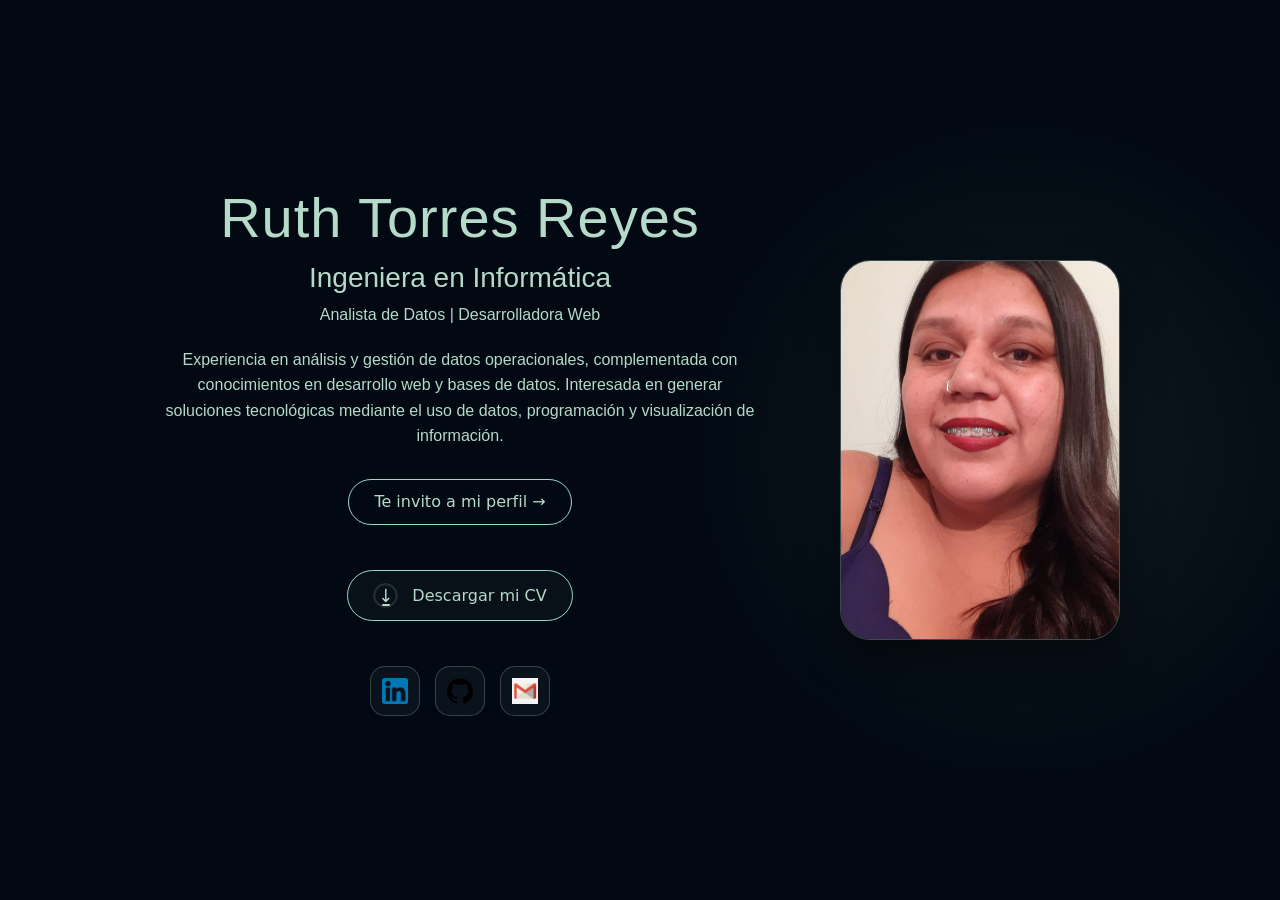
<file: index.html>
<!DOCTYPE html>
<html lang="es">
<head>
    <meta charset="UTF-8">
    <meta name="viewport" content="width=device-width, initial-scale=1.0">
    <meta name="description" content="Portafolio de Ruth Torres, Ingeniera en Informática especializada en análisis de datos y desarrollo web.">
    <meta property="og:title" content="Ruth Torres | Portafolio">
    <meta property="og:description" content="Analista de Datos y Desarrolladora Web. Experiencia en análisis de datos, Power BI, Tableau, SQL y desarrollo web.">
    <meta property="og:image" content="https://ruthtorresreyes.github.io/PortafolioRuthTorres/img/Ruti.jpg">
    <meta property="og:type" content="website">

    <link href="https://cdn.jsdelivr.net/npm/bootstrap@5.3.3/dist/css/bootstrap.min.css"
          rel="stylesheet">

    <link rel="stylesheet" href="newestilos.css">

    <title>Ruth Torres | Portafolio</title>
</head>
<body class="principal">
 <section class="content info">
            <!-- texto de presentación -->
            <div class="">
               <h1>Ruth Torres Reyes</h1>

                <h3>Ingeniera en Informática</h3>

                <p class="rol">
                    Analista de Datos <span>|</span> Desarrolladora Web
                </p>
                <h6>Experiencia en análisis y gestión de datos operacionales,
                    complementada con conocimientos en desarrollo web y bases de datos.
                    Interesada en generar soluciones tecnológicas mediante el uso de datos,
                    programación y visualización de información.</h6>
                    <div class="">
                        <a href="menu.html" class="button btn rounded-pill">
                            Te invito a mi perfil →
                        </a>
                    </div>
                 <!-- botón para descargar el cv -->

            <div class="cv-container">
                <button class="btn-cv" id="downloadCV" type="button">
                        <span class="download-icon">
                            <span class="download-arrow">↓</span>
                            <span class="download-square"></span>
                        </span>

                        <span class="download-text">
                            Descargar mi CV
                        </span>

                </button>
                    <a
                        href="cv/CV_RuthTorres.pdf" download id="cvFile" style="display: none;">
                    </a>
            </div>
               <div class="contact">
                    <a href="https://www.linkedin.com/in/ruthtorresr1/" target="_blank" aria-label="LinkedIn">
                        <img src="img/lin.png" alt="LinkedIn">
                    </a>

                    <a href="https://github.com/RuthTorresReyes" target="_blank" aria-label="GitHub">
                        <img src="img/git.png" alt="GitHub">
                    </a>

                    <a href="mailto:torresreyesruthx@gmail.com?subject=Contacto%20desde%20portafolio" aria-label="Correo">
                        <img src="img/mail.jpg" alt="Correo">
                    </a>
                </div>
            </div>
         </div>    

            <!-- foto de perfil -->

       <div class="foto-container">
                <img src="img/Ruti.jpg" class="rounded float-end foto-perfil" alt="Foto de Ruth Torres">
            </div>
    <script>

const downloadButton =
    document.getElementById("downloadCV");

const cvFile =
    document.getElementById("cvFile");

downloadButton.addEventListener("click", function () {

    if (downloadButton.classList.contains("loading")) {
        return;
    }

    downloadButton.classList.add("loading");

    const icon =
        downloadButton.querySelector(".download-icon");
    let progreso = 0;
    const intervalo = setInterval(function () {
        progreso += 5;
        if (progreso >= 90) {
            progreso = 90;
            clearInterval(intervalo);
        }
        icon.style.setProperty( "--progreso",  (progreso * 3.6) + "deg" );
    }, 80);
    setTimeout(function () {
        icon.style.setProperty(
            "--progreso",
            "360deg"
        );
        cvFile.click();
        setTimeout(function () {
            downloadButton.classList.remove("loading");
            icon.style.setProperty("--progreso","0deg" );
        }, 700);
    }, 1600);
});
</script>

</body>
</html>
</file>
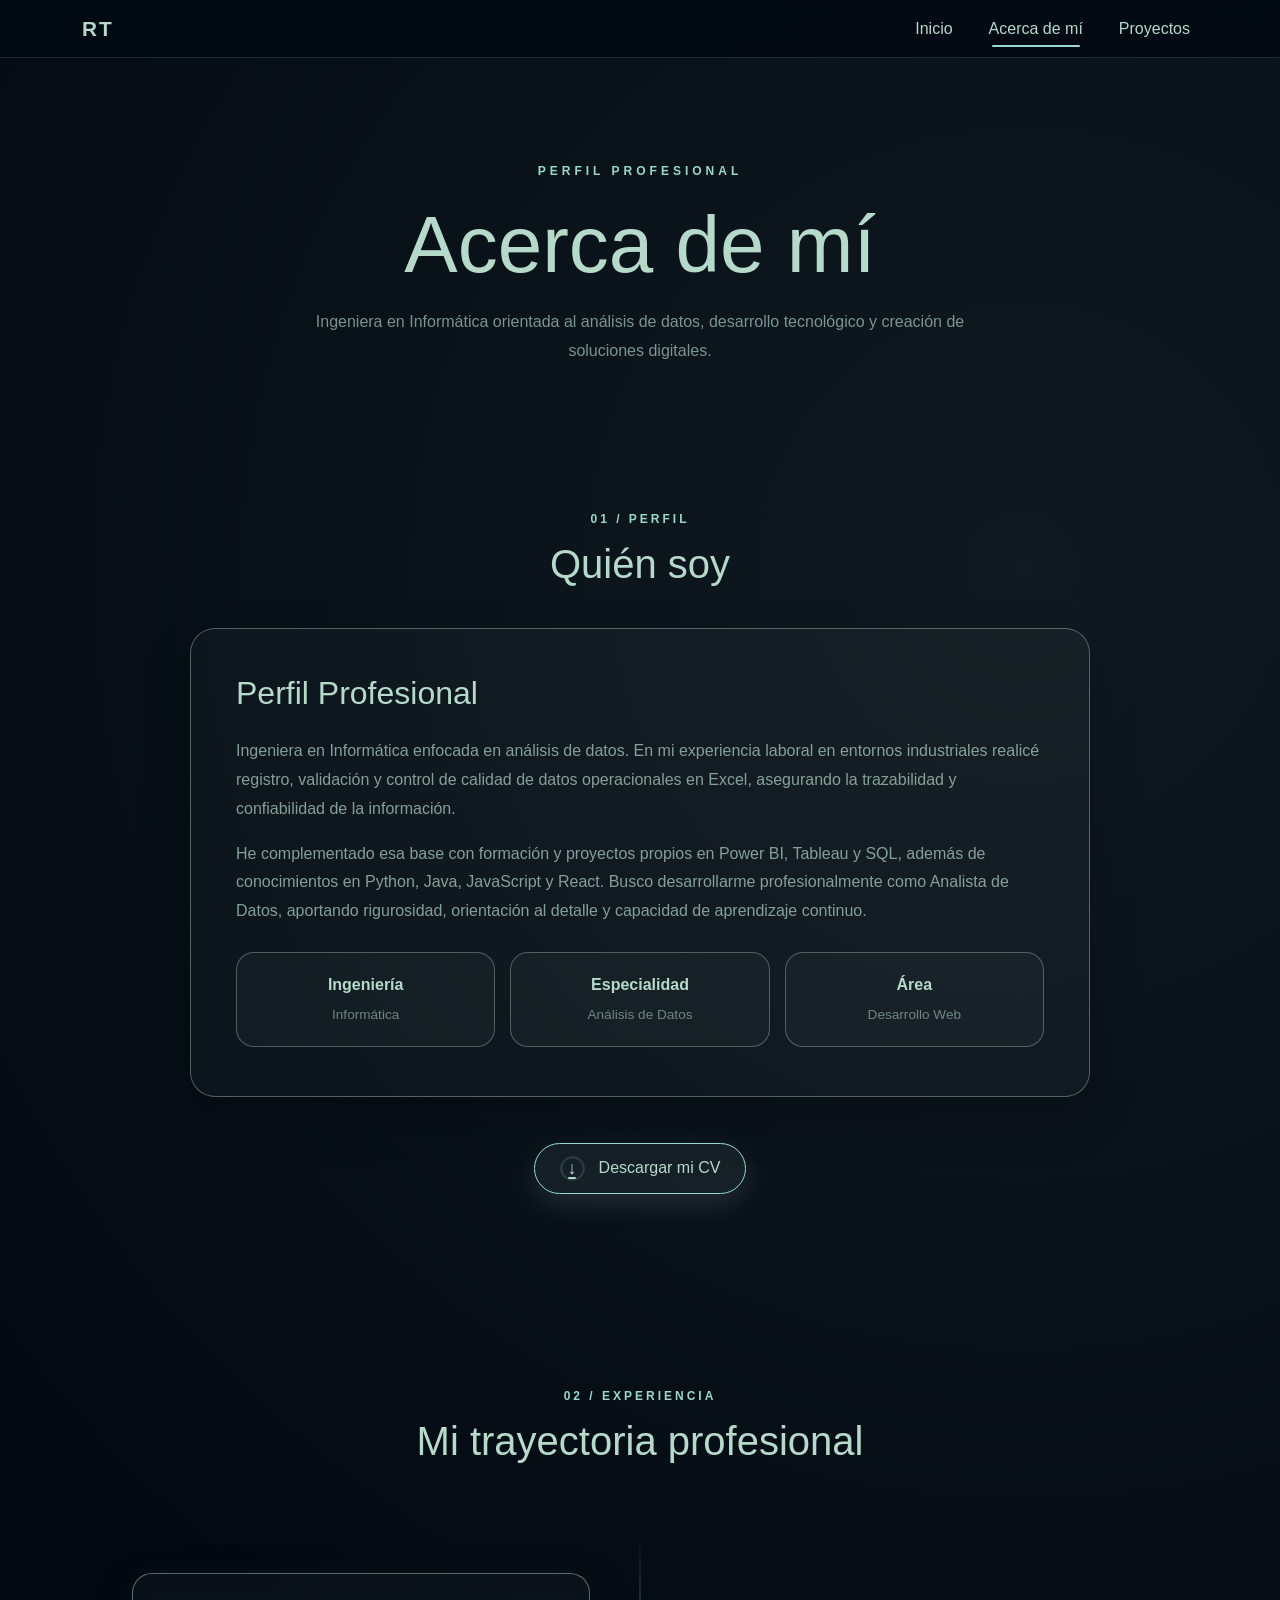
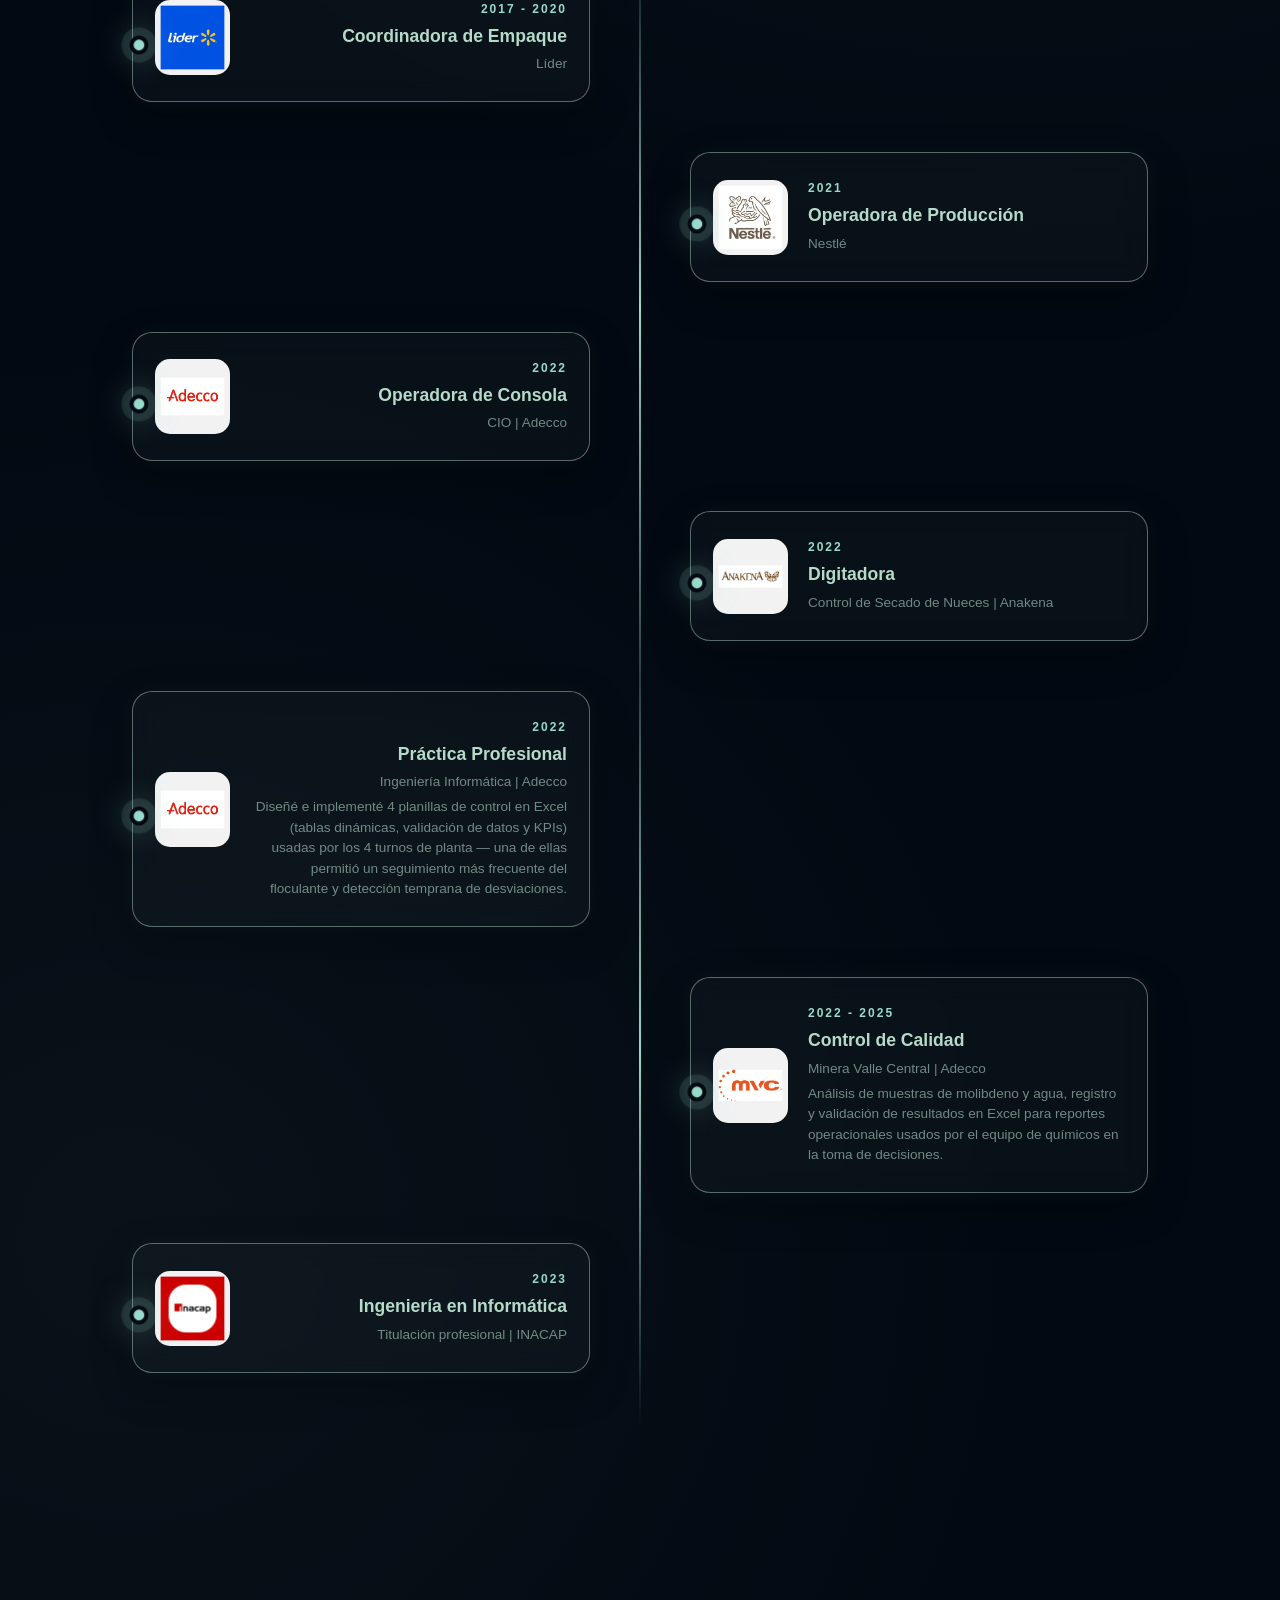
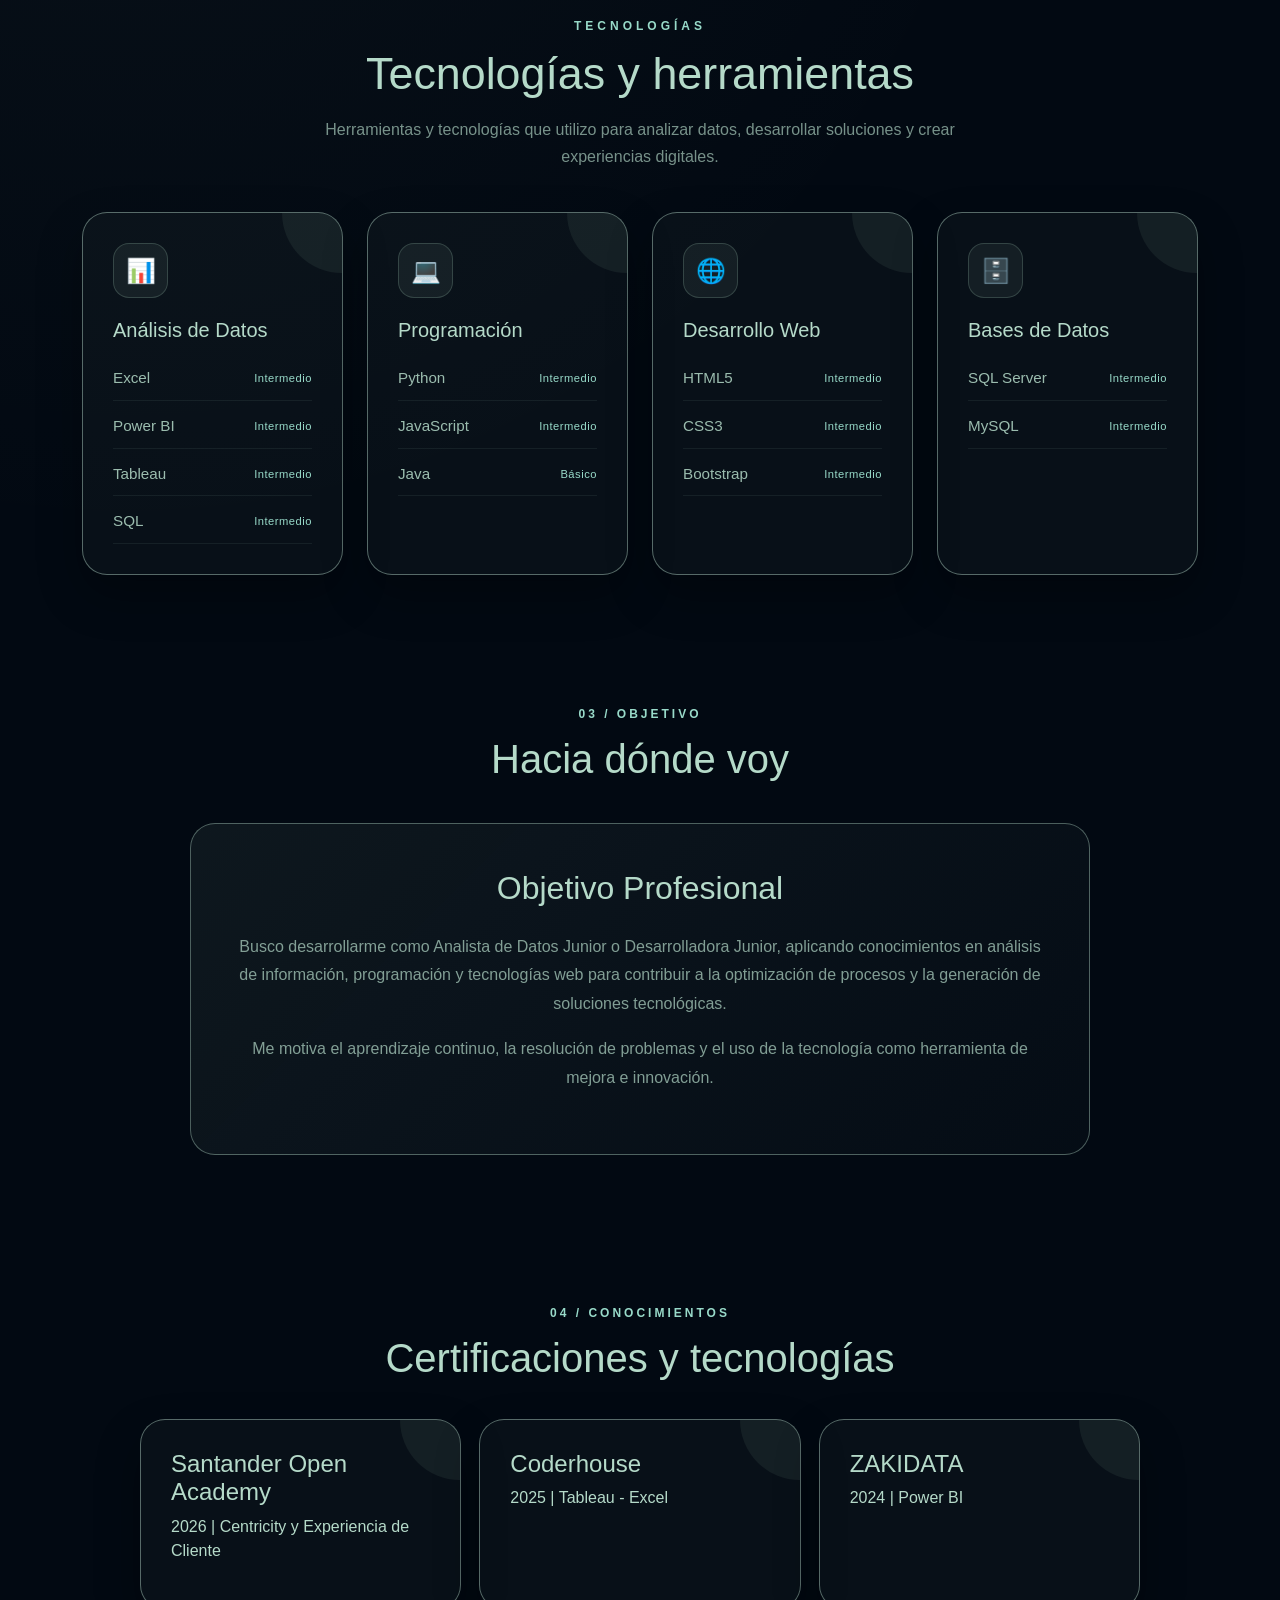
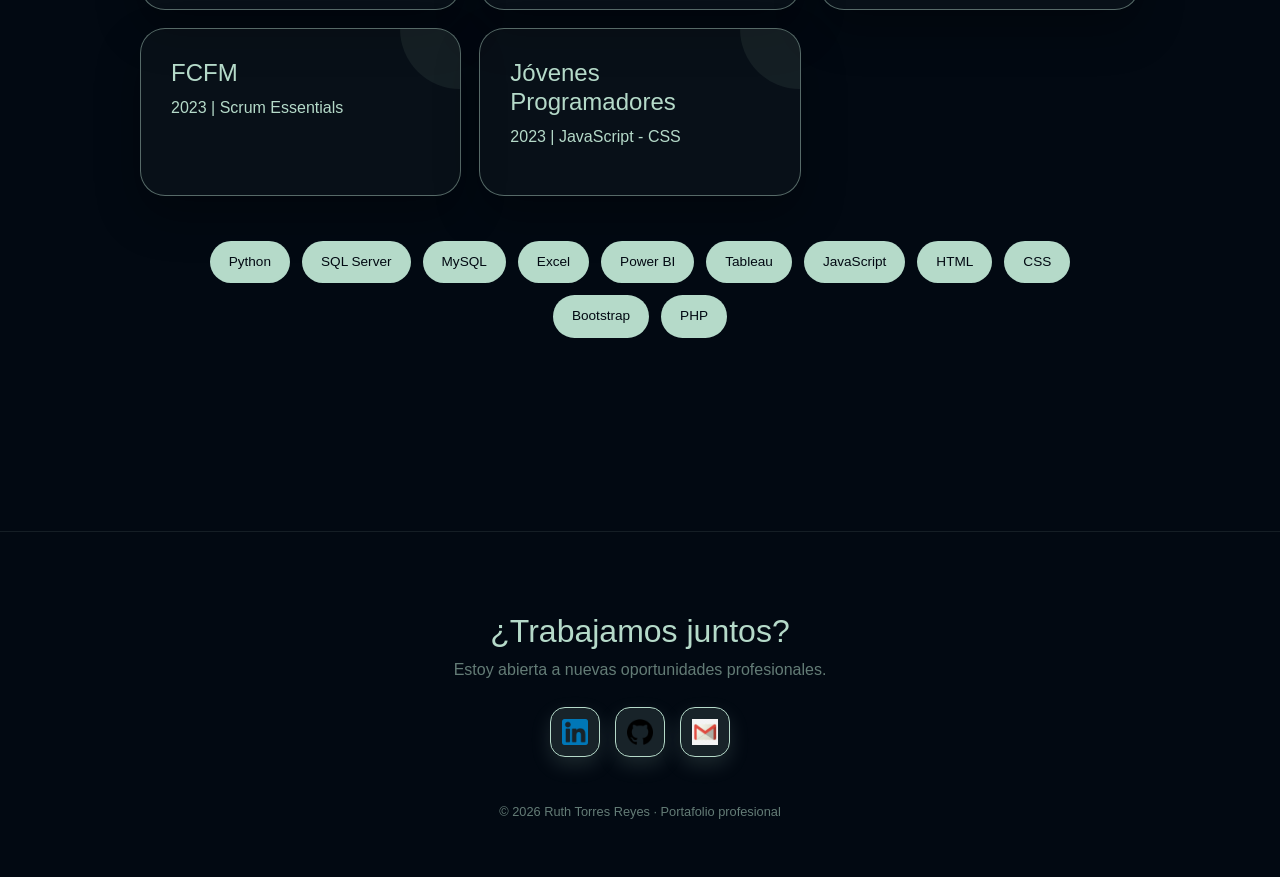
<file: acercaDeMi.html>
<!doctype html>
<html lang="es">

<head>

    <meta charset="utf-8">

    <meta name="viewport" content="width=device-width, initial-scale=1">

    <meta name="description" content="Conoce la trayectoria, experiencia y habilidades de Ruth Torres, Ingeniera en Informática especializada en análisis de datos y desarrollo web.">
    <meta property="og:title" content="Ruth Torres | Acerca de mí">
    <meta property="og:description" content="Experiencia en análisis y gestión de datos operacionales en entornos industriales y mineros, complementada con desarrollo web.">
    <meta property="og:image" content="https://ruthtorresreyes.github.io/PortafolioRuthTorres/img/Ruti.jpg">
    <meta property="og:type" content="website">

    <title>Ruth Torres | Acerca de mí</title>

    <link
        href="https://cdn.jsdelivr.net/npm/bootstrap@5.3.3/dist/css/bootstrap.min.css"
        rel="stylesheet">

    <link rel="stylesheet" href="acerca.css">

</head>

<body class="principal">


<!-- barra de navegación -->

<nav class="navbar navbar-expand-lg navbar-modern">

    <div class="container">

        <a class="navbar-brand" href="index.html">
            RT
        </a>

        <button
            class="navbar-toggler"
            type="button"
            data-bs-toggle="collapse"
            data-bs-target="#navbarNav">

            <span class="navbar-toggler-icon"></span>

        </button>


        <div class="collapse navbar-collapse" id="navbarNav">

            <ul class="navbar-nav ms-auto">

                <li class="nav-item">
                    <a class="nav-link" href="menu.html">
                        Inicio
                    </a>
                </li>

                <li class="nav-item">
                    <a class="nav-link active" href="acercaDeMi.html">
                        Acerca de mí
                    </a>
                </li>

                <li class="nav-item">
                    <a class="nav-link" href="proyectos.html">
                        Proyectos
                    </a>
                </li>

            </ul>

        </div>

    </div>

</nav>


<!-- encabezado de la página -->

<header class="about-header">

    <span>PERFIL PROFESIONAL</span>

    <h1>Acerca de mí</h1>

    <p>
        Ingeniera en Informática orientada al análisis de datos,
        desarrollo tecnológico y creación de soluciones digitales.
    </p>

</header>


<!-- perfil profesional -->

<section class="about-section">

    <div class="container">

        <div class="section-title">

            <span>01 / PERFIL</span>

            <h2>Quién soy</h2>

        </div>


        <div class="profile-modern">

            <h2>Perfil Profesional</h2>

            <p>

                Ingeniera en Informática enfocada en análisis de datos.
                En mi experiencia laboral en entornos industriales
                realicé registro, validación y control de calidad de datos 
                operacionales en Excel, asegurando la trazabilidad y confiabilidad de la información.
            </p> <p>
He complementado esa base con formación y proyectos propios 
                    en Power BI, Tableau y SQL, además de conocimientos en Python,
                    Java, JavaScript y React.
                    Busco desarrollarme profesionalmente como Analista de Datos, 
                    aportando rigurosidad, orientación al detalle y capacidad de aprendizaje continuo.
            </p>


            <div class="profile-data">

                <div class="data-box">
                    <strong>Ingeniería</strong>
                    <span>Informática</span>
                </div>

                <div class="data-box">
                    <strong>Especialidad</strong>
                    <span>Análisis de Datos</span>
                </div>

                <div class="data-box">
                    <strong>Área</strong>
                    <span>Desarrollo Web</span>
                </div>

            </div>

        </div>


        <!-- botón para descargar el cv -->

<div class="cv-container">

    <button
        class="btn-cv"
        id="downloadCV"
        type="button">

        <span class="download-icon">

            <span class="download-arrow">↓</span>

            <span class="download-square"></span>

        </span>

        <span class="download-text">
            Descargar mi CV
        </span>

    </button>


    <a
        href="cv/CV_RuthTorres.pdf" download id="cvFile" style="display: none;">
    </a>

</div>

    </div>

</section>



<!-- línea de tiempo: experiencia laboral y estudios -->

<section class="about-section">

    <div class="container">

        <div class="section-title">

            <span>02 / EXPERIENCIA</span>

            <h2>Mi trayectoria profesional</h2>

        </div>


        <div class="timeline-horizontal">


            <div class="timeline-event">

                <div class="timeline-card">

                    <div class="timeline-img">

                        <img src="img/lider.jpg" alt="Logo Líder">

                    </div>

                    <div class="timeline-info">

                        <span class="timeline-year">
                            2017 - 2020
                        </span>

                        <h4>
                            Coordinadora de Empaque
                        </h4>

                        <p>
                            Líder
                        </p>

                    </div>

                </div>

                <div class="timeline-dot"></div>

            </div>


            <div class="timeline-event">

                <div class="timeline-card">

                    <div class="timeline-img">

                        <img src="img/neste.jpg" alt="Logo Nestlé">

                    </div>

                    <div class="timeline-info">

                        <span class="timeline-year">
                            2021
                        </span>

                        <h4>
                            Operadora de Producción
                        </h4>

                        <p>
                            Nestlé
                        </p>

                    </div>

                </div>

                <div class="timeline-dot"></div>

            </div>


            <div class="timeline-event">

                <div class="timeline-card">

                    <div class="timeline-img">

                        <img src="img/adecco.png" alt="Logo Adecco">

                    </div>

                    <div class="timeline-info">

                        <span class="timeline-year">
                            2022
                        </span>

                        <h4>
                            Operadora de Consola
                        </h4>

                        <p>
                            CIO | Adecco
                        </p>

                    </div>

                </div>

                <div class="timeline-dot"></div>

            </div>


            <div class="timeline-event">

                <div class="timeline-card">

                    <div class="timeline-img">

                        <img src="img/anakena.jpg" alt="Logo Anakena">

                    </div>

                    <div class="timeline-info">

                        <span class="timeline-year">
                            2022
                        </span>

                        <h4>
                            Digitadora
                        </h4>

                        <p>
                            Control de Secado de Nueces | Anakena
                        </p>

                    </div>

                </div>

                <div class="timeline-dot"></div>

            </div>


            <div class="timeline-event">

                <div class="timeline-card">

                    <div class="timeline-img">

                        <img src="img/adecco.png" alt="Logo Adecco">

                    </div>

                    <div class="timeline-info">

                        <span class="timeline-year">
                            2022
                        </span>

                        <h4>
                            Práctica Profesional
                        </h4>

                        <p>
                            Ingeniería Informática | Adecco
                        </p>

                        <p>
                            Diseñé e implementé 4 planillas de control en Excel
                            (tablas dinámicas, validación de datos y KPIs) usadas
                            por los 4 turnos de planta — una de ellas permitió
                            un seguimiento más frecuente del floculante y
                            detección temprana de desviaciones.
                        </p>

                    </div>

                </div>

                <div class="timeline-dot"></div>

            </div>


            <div class="timeline-event">

                <div class="timeline-card">

                    <div class="timeline-img">

                        <img src="img/mvc.png" alt="Logo Minera Valle Central">

                    </div>

                    <div class="timeline-info">

                        <span class="timeline-year">
                            2022 - 2025
                        </span>

                        <h4>
                            Control de Calidad
                        </h4>

                        <p>
                            Minera Valle Central | Adecco
                        </p>

                        <p>
                            Análisis de muestras de molibdeno y agua, registro
                            y validación de resultados en Excel para reportes
                            operacionales usados por el equipo de químicos en
                            la toma de decisiones.
                        </p>

                    </div>

                </div>

                <div class="timeline-dot"></div>

            </div>


            <div class="timeline-event">

                <div class="timeline-card">

                    <div class="timeline-img">

                        <img src="img/Inacap.png" alt="Logo INACAP">

                    </div>

                    <div class="timeline-info">

                        <span class="timeline-year">
                            2023
                        </span>

                        <h4>
                            Ingeniería en Informática
                        </h4>

                        <p>
                            Titulación profesional | INACAP
                        </p>

                    </div>

                </div>

                <div class="timeline-dot"></div>

            </div>


        </div>

    </div>

</section>

<!-- tecnologías y herramientas -->

<section class="skills-section container py-5">

    <div class="section-heading text-center">
        <span>TECNOLOGÍAS</span>

        <h2>Tecnologías y herramientas</h2>

        <p>
            Herramientas y tecnologías que utilizo para
            analizar datos, desarrollar soluciones y crear
            experiencias digitales.
        </p>
    </div>


    <div class="row g-4 justify-content-center">


        <!-- grupo: análisis de datos -->
        <div class="col-md-6 col-lg-3">

            <div class="skill-card">

                <div class="skill-icon">
                    📊
                </div>

                <h3>Análisis de Datos</h3>

                <div class="skill-list">

                    <div class="skill-item">
                        <span>Excel</span>
                        <small>Intermedio</small>
                    </div>

                    <div class="skill-item">
                        <span>Power BI</span>
                        <small>Intermedio</small>
                    </div>

                    <div class="skill-item">
                        <span>Tableau</span>
                        <small>Intermedio</small>
                    </div>

                    <div class="skill-item">
                        <span>SQL</span>
                        <small>Intermedio</small>
                    </div>

                </div>

            </div>

        </div>


        <!-- grupo: programación -->
        <div class="col-md-6 col-lg-3">

            <div class="skill-card">

                <div class="skill-icon">
                    💻
                </div>

                <h3>Programación</h3>

                <div class="skill-list">

                    <div class="skill-item">
                        <span>Python</span>
                        <small>Intermedio</small>
                    </div>

                    <div class="skill-item">
                        <span>JavaScript</span>
                        <small>Intermedio</small>
                    </div>

                    <div class="skill-item">
                        <span>Java</span>
                        <small>Básico</small>
                    </div>

                </div>

            </div>

        </div>


        <!-- grupo: desarrollo web -->
        <div class="col-md-6 col-lg-3">

            <div class="skill-card">

                <div class="skill-icon">
                    🌐
                </div>

                <h3>Desarrollo Web</h3>

                <div class="skill-list">

                    <div class="skill-item">
                        <span>HTML5</span>
                        <small>Intermedio</small>
                    </div>

                    <div class="skill-item">
                        <span>CSS3</span>
                        <small>Intermedio</small>
                    </div>

                    <div class="skill-item">
                        <span>Bootstrap</span>
                        <small>Intermedio</small>
                    </div>

                </div>

            </div>

        </div>


        <!-- grupo: bases de datos -->
        <div class="col-md-6 col-lg-3">

            <div class="skill-card">

                <div class="skill-icon">
                    🗄️
                </div>

                <h3>Bases de Datos</h3>

                <div class="skill-list">

                    <div class="skill-item">
                        <span>SQL Server</span>
                        <small>Intermedio</small>
                    </div>

                    <div class="skill-item">
                        <span>MySQL</span>
                        <small>Intermedio</small>
                    </div>

                </div>

            </div>

        </div>

    </div>

</section>

<!-- fin sección habilidades -->


<!-- objetivo profesional -->

<section class="about-section">

    <div class="container">

        <div class="section-title">

            <span>03 / OBJETIVO</span>

            <h2>Hacia dónde voy</h2>

        </div>


        <div class="objective">

            <h2>Objetivo Profesional</h2>

            <p>
                Busco desarrollarme como Analista de Datos Junior
                o Desarrolladora Junior, aplicando conocimientos
                en análisis de información, programación y tecnologías
                web para contribuir a la optimización de procesos
                y la generación de soluciones tecnológicas.
            </p>

            <p>
                Me motiva el aprendizaje continuo, la resolución
                de problemas y el uso de la tecnología como herramienta
                de mejora e innovación.
            </p>

        </div>

    </div>

</section>


<!-- certificaciones y cursos -->

<section class="about-section">

    <div class="container">

        <div class="section-title">

            <span>04 / CONOCIMIENTOS</span>

            <h2>Certificaciones y tecnologías</h2>

        </div>


        <div class="skills-grid">


            <div class="skill-card">

                <h4>Santander Open Academy</h4>

                <p>
                    2026 | Centricity y Experiencia de Cliente
                </p>

            </div>


            <div class="skill-card">

                <h4>Coderhouse</h4>

                <p>
                    2025 | Tableau - Excel
                </p>

            </div>


            <div class="skill-card">

                <h4>ZAKIDATA</h4>

                <p>
                    2024 | Power BI
                </p>

            </div>


            <div class="skill-card">

                <h4>FCFM</h4>

                <p>
                    2023 | Scrum Essentials
                </p>

            </div>


            <div class="skill-card">

                <h4>Jóvenes Programadores</h4>

                <p>
                    2023 | JavaScript - CSS
                </p>

            </div>


        </div>


        <div class="tech-list">

            <span class="tech">Python</span>
            <span class="tech">SQL Server</span>
            <span class="tech">MySQL</span>
            <span class="tech">Excel</span>
            <span class="tech">Power BI</span>
            <span class="tech">Tableau</span>
            <span class="tech">JavaScript</span>
            <span class="tech">HTML</span>
            <span class="tech">CSS</span>
            <span class="tech">Bootstrap</span>
            <span class="tech">PHP</span>

        </div>

    </div>

</section>


<!-- sección de contacto -->

<footer class="footer-modern">

    <h2>¿Trabajamos juntos?</h2>

    <p>
        Estoy abierta a nuevas oportunidades profesionales.
    </p>


    <div class="contact">

        <a
            href="https://www.linkedin.com/in/ruthtorresr1/"
            target="_blank">

            <img src="img/lin.png" alt="LinkedIn">

        </a>


        <a
            href="https://github.com/RuthTorresReyes"
            target="_blank">

            <img src="img/git.png" alt="GitHub">

        </a>


        <a
            href="mailto:torresreyesruthx@gmail.com?subject=Contacto%20desde%20portafolio">

            <img src="img/mail.jpg" alt="Correo">

        </a>

    </div>


    <p class="copyright">
        © 2026 Ruth Torres Reyes · Portafolio profesional
    </p>

</footer>

<script>

const downloadButton =
    document.getElementById("downloadCV");

const cvFile =
    document.getElementById("cvFile");


downloadButton.addEventListener("click", function () {

    if (downloadButton.classList.contains("loading")) {
        return;
    }

    downloadButton.classList.add("loading");


    const icon =
        downloadButton.querySelector(".download-icon");


    let progreso = 0;


    const intervalo = setInterval(function () {

        progreso += 5;


        if (progreso >= 90) {

            progreso = 90;

            clearInterval(intervalo);

        }


        icon.style.setProperty(
            "--progreso",
            (progreso * 3.6) + "deg"
        );


    }, 80);


    setTimeout(function () {

        icon.style.setProperty(
            "--progreso",
            "360deg"
        );


        cvFile.click();


        setTimeout(function () {

            downloadButton.classList.remove("loading");

            icon.style.setProperty(
                "--progreso",
                "0deg"
            );


        }, 700);


    }, 1600);

});

</script>




<script
    src="https://cdn.jsdelivr.net/npm/bootstrap@5.3.3/dist/js/bootstrap.bundle.min.js">
</script>

</body>
</html>
</file>
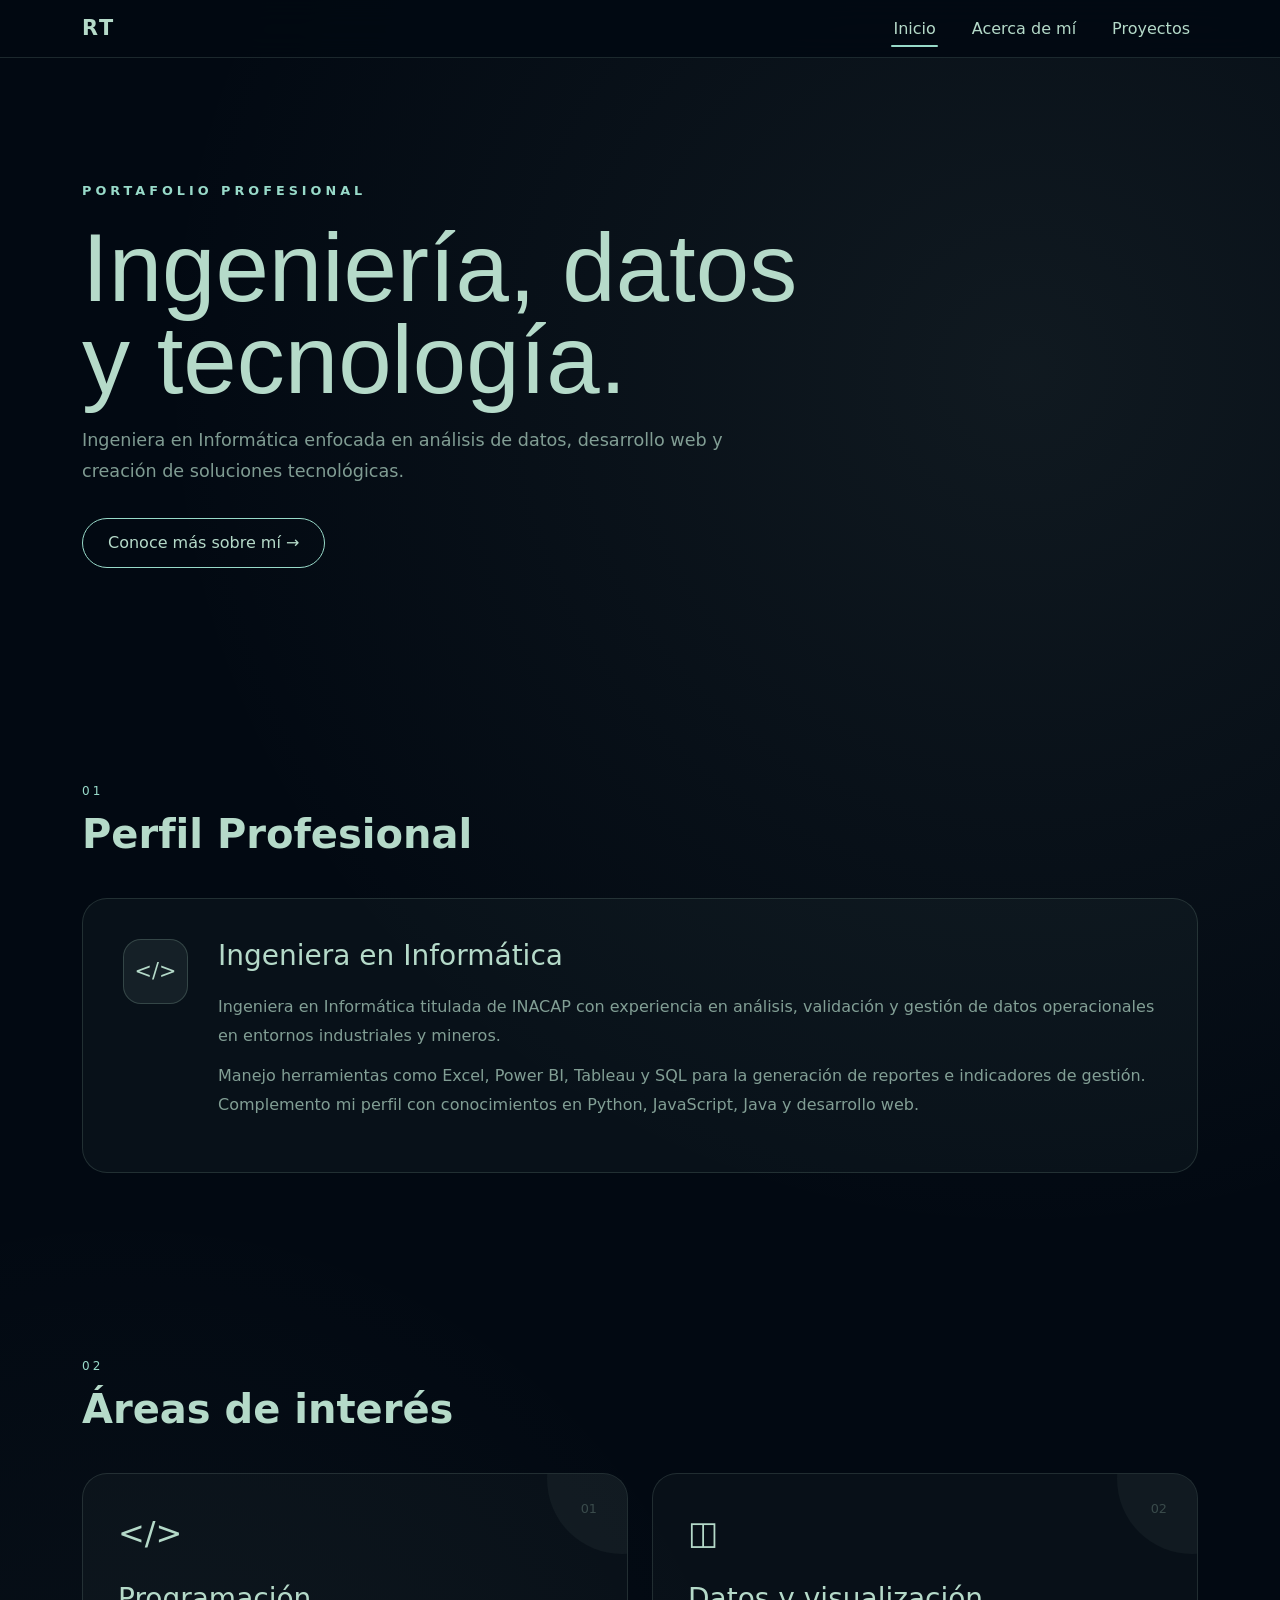
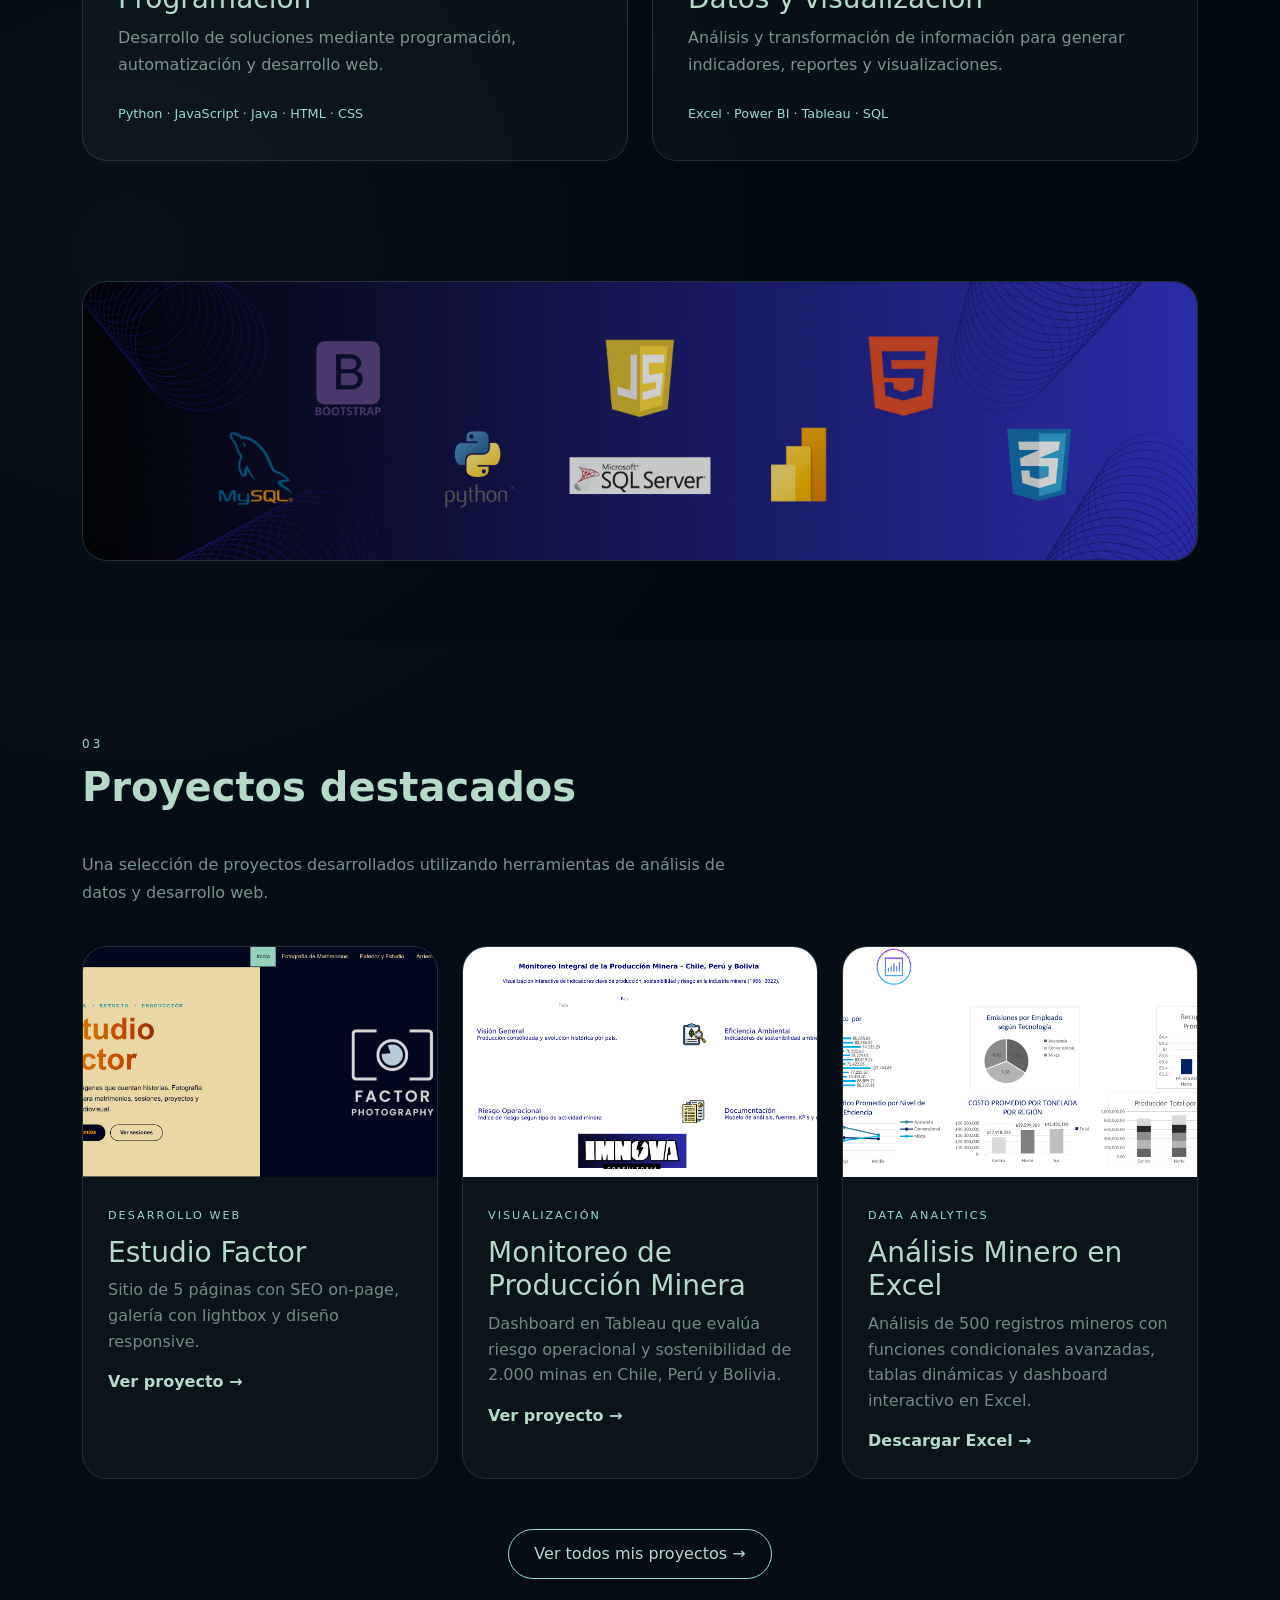
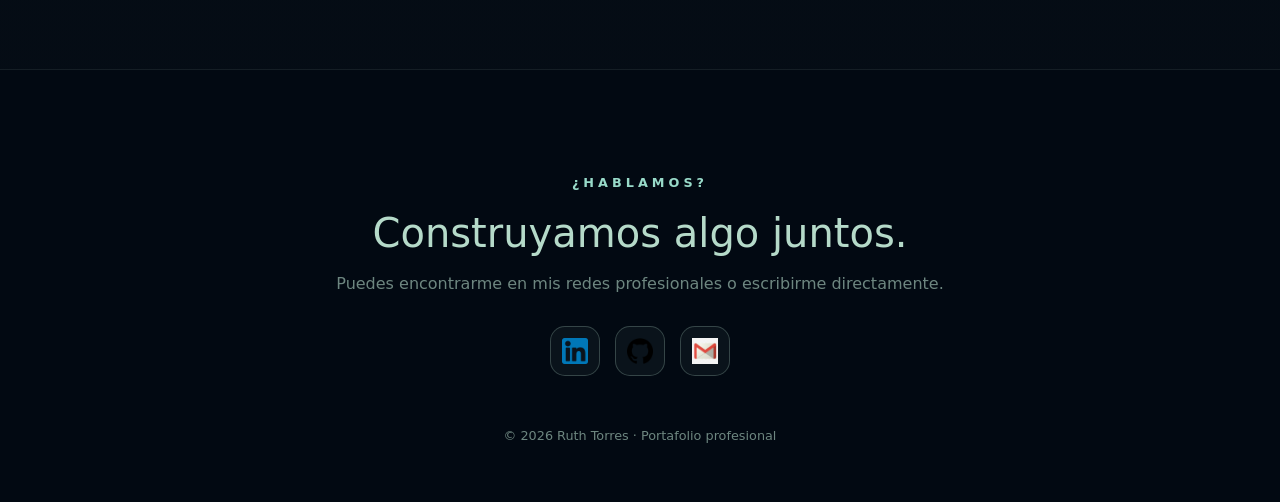
<file: menu.html>
<!doctype html>
<html lang="es">

<head>
    <meta charset="utf-8">
    <meta name="viewport" content="width=device-width, initial-scale=1">
    <meta name="description" content="Portafolio profesional de Ruth Torres: análisis de datos, Power BI, Tableau, SQL y desarrollo web.">
    <meta property="og:title" content="Ruth Torres | Inicio">
    <meta property="og:description" content="Ingeniera en Informática enfocada en análisis de datos, desarrollo web y creación de soluciones tecnológicas.">
    <meta property="og:image" content="https://ruthtorresreyes.github.io/PortafolioRuthTorres/img/Ruti.jpg">
    <meta property="og:type" content="website">

    <title>Ruth Torres | Inicio</title>

    <link rel="stylesheet" href="menu.css">

    <link href="https://cdn.jsdelivr.net/npm/bootstrap@5.3.3/dist/css/bootstrap.min.css"
        rel="stylesheet">
</head>

<body class="principal">

    <!-- barra de navegación -->

<nav class="navbar navbar-expand-lg navbar-modern">

    <div class="container">

        <a class="navbar-brand" href="index.html">
            RT
        </a>

        <button
            class="navbar-toggler"
            type="button"
            data-bs-toggle="collapse"
            data-bs-target="#navbarNav">

            <span class="navbar-toggler-icon"></span>

        </button>


        <div class="collapse navbar-collapse" id="navbarNav">

            <ul class="navbar-nav ms-auto">

                <li class="nav-item">
                    <a class="nav-link active" href="menu.html">
                        Inicio
                    </a>
                </li>

                <li class="nav-item">
                    <a class="nav-link " href="acercaDeMi.html">
                        Acerca de mí
                    </a>
                </li>

                <li class="nav-item">
                    <a class="nav-link" href="proyectos.html">
                        Proyectos
                    </a>
                </li>

            </ul>

        </div>

    </div>

</nav>


    <!-- hero / presentación principal -->

    <section class="hero-section">

        <div class="container">

            <div class="hero-content">

                <span class="small-title">
                    PORTAFOLIO PROFESIONAL
                </span>

                <h1>
                    Ingeniería, datos<br>
                    y tecnología.
                </h1>

                <p>
                    Ingeniera en Informática enfocada en análisis de datos,
                    desarrollo web y creación de soluciones tecnológicas.
                </p>

                <a href="acercaDeMi.html" class="btn-modern">
                    Conoce más sobre mí →
                </a>

            </div>

        </div>

    </section>


    <!-- resumen del perfil profesional -->

    <section class="section-modern">

        <div class="container">

            <div class="section-heading">
                <span>01</span>
                <h2>Perfil Profesional</h2>
            </div>

            <div class="profile-card">

                <div class="profile-icon"> &lt;/&gt;
                </div>

                <div>

                    <h3>
                        Ingeniera en Informática
                    </h3>

                    <p>
                        Ingeniera en Informática titulada de INACAP con experiencia
                        en análisis, validación y gestión de datos operacionales
                        en entornos industriales y mineros.
                    </p>

                    <p>
                        Manejo herramientas como Excel, Power BI, Tableau y SQL
                        para la generación de reportes e indicadores de gestión.
                        Complemento mi perfil con conocimientos en Python,
                        JavaScript, Java y desarrollo web.
                    </p>

                </div>

            </div>

        </div>

    </section>


    <!-- áreas de interés -->

    <section class="section-modern">

        <div class="container">

            <div class="section-heading">
                <span>02</span>
                <h2>Áreas de interés</h2>
            </div>

            <div class="row g-4">

                <!-- card: programación -->

                <div class="col-md-6">

                    <div class="modern-card">

                        <div class="card-number">
                            01
                        </div>

                        <div class="card-icon">
                            &lt;/&gt;
                        </div>

                        <h3>
                            Programación
                        </h3>

                        <p>
                            Desarrollo de soluciones mediante programación,
                            automatización y desarrollo web.
                        </p>

                        <span class="card-tag">
                            Python · JavaScript · Java · HTML · CSS
                        </span>

                    </div>

                </div>


                <!-- card: datos y visualización -->

                <div class="col-md-6">

                    <div class="modern-card">

                        <div class="card-number">
                            02
                        </div>

                        <div class="card-icon">
                            ◫
                        </div>

                        <h3>
                            Datos y visualización
                        </h3>

                        <p>
                            Análisis y transformación de información para
                            generar indicadores, reportes y visualizaciones.
                        </p>

                        <span class="card-tag">
                            Excel · Power BI · Tableau · SQL
                        </span>

                    </div>

                </div>

            </div>

        </div>

    </section>


    <!-- imagen decorativa -->

    <section class="banner-section">

        <div class="container">

            <div class="banner-modern">

                <img src="img/intento2.png" alt="Tecnología">

            </div>

        </div>

    </section>


    <!-- proyectos destacados -->

    <section class="section-modern projects-section">

        <div class="container">

            <div class="section-heading">
                <span>03</span>
                <h2>Proyectos destacados</h2>
            </div>

            <p class="section-description">
                Una selección de proyectos desarrollados utilizando
                herramientas de análisis de datos y desarrollo web.
            </p>


            <div class="row g-4">


                <!-- proyecto: estudio factor -->

                <div class="col-md-6 col-lg-4">

                    <article class="project-card">

                        <div class="project-image">
                            <img src="img/factorPrincipal.png" alt="Portafolio Estudio Factor">
                        </div>

                        <div class="project-content">

                            <span>DESARROLLO WEB</span>

                            <h3>
                                Estudio Factor
                            </h3>

                            <p>
                                Sitio de 5 páginas con SEO on-page,
                                galería con lightbox y diseño responsive.
                            </p>

                            <a href="https://ruthtorresreyes.github.io/estudio-factor/" target="_blank"  rel="noopener noreferrer">
                                Ver proyecto →
                            </a>

                        </div>

                    </article>

                </div>

                <!-- proyecto: dashboard tableau -->

                <div class="col-md-6 col-lg-4">

                    <article class="project-card">

                        <div class="project-image">
                            <img src="img/PrincipalTableu.png"
                                alt="Dashboard de Tableau">
                        </div>

                        <div class="project-content">

                            <span>VISUALIZACIÓN</span>

                            <h3>
                                Monitoreo de Producción Minera
                            </h3>

                            <p>
                                Dashboard en Tableau que evalúa riesgo
                                operacional y sostenibilidad de 2.000 minas
                                en Chile, Perú y Bolivia.
                            </p>

                            <a href="https://public.tableau.com/views/RUTHTORRES-ENTREGAFINAL/Principal?:showVizHome=no&:embed=true&:toolbar=no&:tabs=no"
                                target="_blank"
                                rel="noopener noreferrer">
                                Ver proyecto →
                            </a>

                        </div>

                    </article>

                </div>


                <!-- proyecto: analisis excel produccion minera -->

                <div class="col-md-6 col-lg-4">

                    <article class="project-card">

                        <div class="project-image">
                            <img src="img/dashboard_excel_mineria.png"
                                alt="Dashboard en Excel de análisis de producción minera">
                        </div>

                        <div class="project-content">

                            <span>DATA ANALYTICS</span>

                            <h3>
                                Análisis Minero en Excel
                            </h3>

                            <p>
                                Análisis de 500 registros mineros con funciones
                                condicionales avanzadas, tablas dinámicas y
                                dashboard interactivo en Excel.
                            </p>

                            <a href="archivos/Analisis-Produccion-Minera.xlsx"
                                download>
                                Descargar Excel →
                            </a>

                        </div>

                    </article>

                </div>

            </div>


            <div class="projects-button">

                <a href="proyectos.html" class="btn-modern">
                    Ver todos mis proyectos →
                </a>

            </div>

        </div>

    </section>


    <!-- sección de contacto -->

    <footer class="footer-modern">

        <div class="container">

            <div class="footer-content">

                <span class="small-title">
                    ¿HABLAMOS?
                </span>

                <h2>
                    Construyamos algo juntos.
                </h2>

                <p>
                    Puedes encontrarme en mis redes profesionales
                    o escribirme directamente.
                </p>

                <div class="contact">

                    <a href="https://www.linkedin.com/in/ruthtorresr1/"
                        target="_blank"
                        aria-label="LinkedIn">
                        <img src="img/lin.png" alt="LinkedIn">
                    </a>


                    <a href="https://github.com/RuthTorresReyes"
                        target="_blank"
                        aria-label="GitHub">
                        <img src="img/git.png" alt="GitHub">
                    </a>


                    <a href="mailto:torresreyesruthx@gmail.com?subject=Contacto%20desde%20portafolio"
                        aria-label="Correo">
                        <img src="img/mail.jpg" alt="Correo">
                    </a>

                </div>

                <p class="copyright">
                    © 2026 Ruth Torres · Portafolio profesional
                </p>

            </div>

        </div>

    </footer>


    <script src="https://cdn.jsdelivr.net/npm/bootstrap@5.3.3/dist/js/bootstrap.bundle.min.js">
    </script>

</body>

</html>
</file>
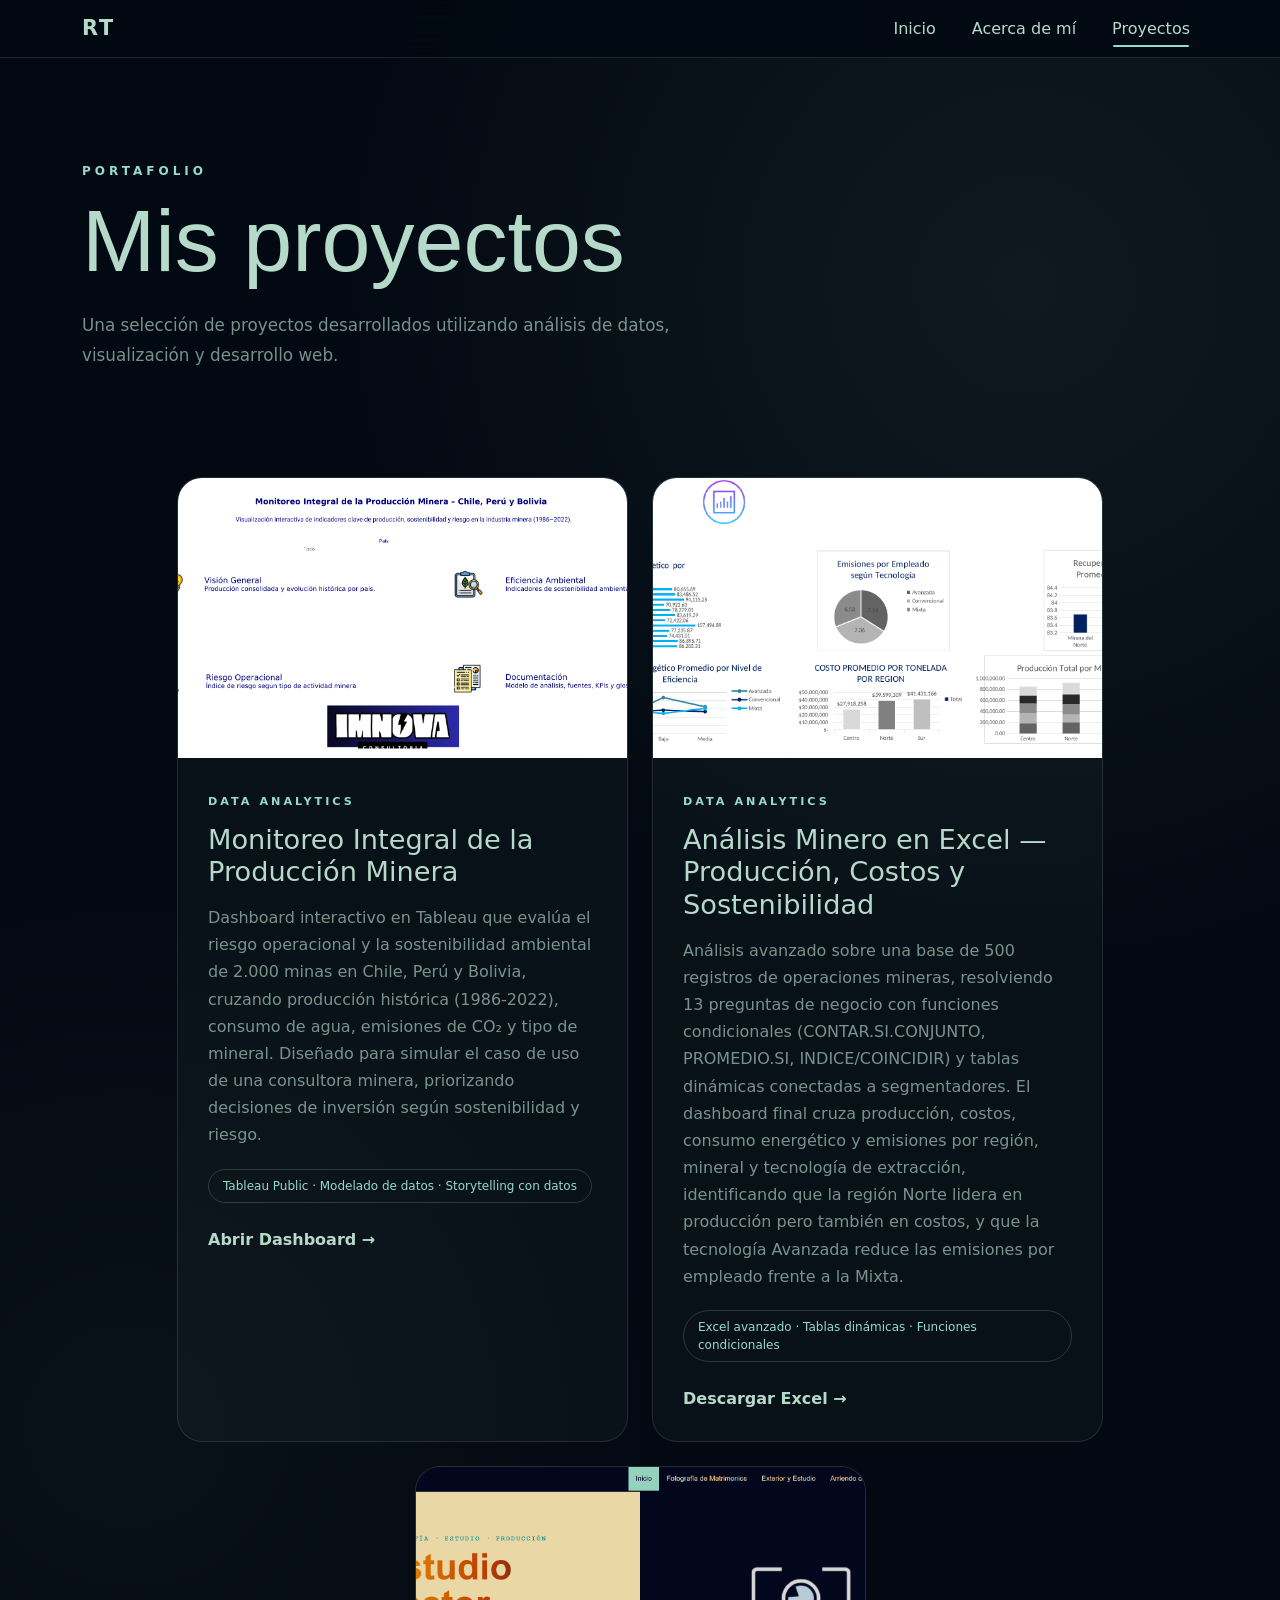
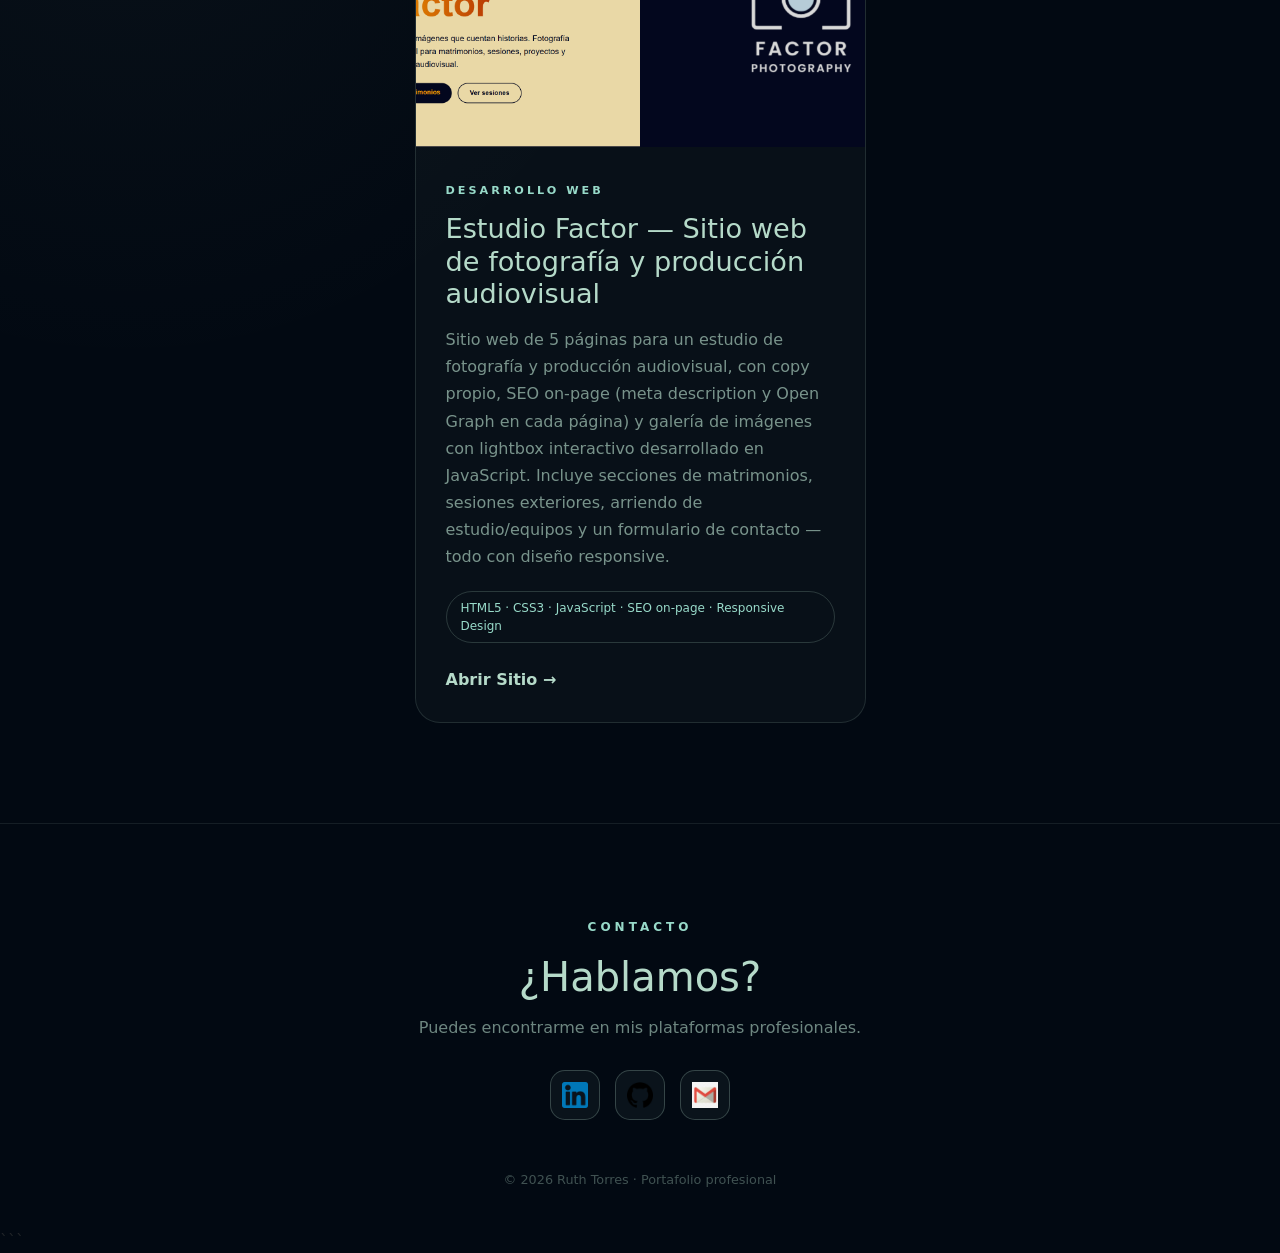
<file: proyectos.html>
<!doctype html>

<html lang="es">

<head>
    <meta charset="utf-8">
    <meta name="viewport" content="width=device-width, initial-scale=1">
<meta name="description" content="Proyectos de análisis de datos y desarrollo web de Ruth Torres: dashboard en Tableau y sitio web para Estudio Factor.">
<meta property="og:title" content="Proyectos | Ruth Torres">
<meta property="og:description" content="Una selección de proyectos desarrollados utilizando análisis de datos, visualización y desarrollo web.">
<meta property="og:image" content="https://ruthtorresreyes.github.io/PortafolioRuthTorres/img/PrincipalTableu.png">
<meta property="og:type" content="website">
<title>Proyectos | Ruth Torres</title>

<link rel="stylesheet" href="proyecto.css">

<link href="https://cdn.jsdelivr.net/npm/bootstrap@5.3.3/dist/css/bootstrap.min.css"
    rel="stylesheet">

</head>

<body class="principal">

<!-- barra de navegación -->

<nav class="navbar navbar-expand-lg navbar-modern">

    <div class="container">

        <a class="navbar-brand" href="index.html">
            RT
        </a>

        <button
            class="navbar-toggler"
            type="button"
            data-bs-toggle="collapse"
            data-bs-target="#navbarNav">

            <span class="navbar-toggler-icon"></span>

        </button>


        <div class="collapse navbar-collapse" id="navbarNav">

            <ul class="navbar-nav ms-auto">

                <li class="nav-item">
                    <a class="nav-link" href="menu.html">
                        Inicio
                    </a>
                </li>

                <li class="nav-item">
                    <a class="nav-link " href="acercaDeMi.html">
                        Acerca de mí
                    </a>
                </li>

                <li class="nav-item">
                    <a class="nav-link active" href="proyectos.html">
                        Proyectos
                    </a>
                </li>

            </ul>

        </div>

    </div>

</nav>

<!-- encabezado de la página -->

<section class="projects-header">

    <div class="container">

        <span class="small-title">
            PORTAFOLIO
        </span>

        <h1>
            Mis proyectos
        </h1>

        <p>
            Una selección de proyectos desarrollados utilizando
            análisis de datos, visualización y desarrollo web.
        </p>

    </div>

</section>


<!-- listado de proyectos -->

<section class="projects-section">

    <div class="container">

        <div class="row g-4 justify-content-center">


            <!-- proyecto: dashboard tableau -->

            <div class="col-md-6 col-lg-5">

                <article class="project-card">

                    <div class="project-image">

                        <img src="img/PrincipalTableu.png"
                            alt="Dashboard desarrollado en Tableau">

                    </div>

                    <div class="project-content">

                        <span>
                            DATA ANALYTICS
                        </span>

                        <h2>
                            Monitoreo Integral de la Producción Minera
                        </h2>

                        <p>
                            Dashboard interactivo en Tableau que evalúa el riesgo
                            operacional y la sostenibilidad ambiental de 2.000 minas
                            en Chile, Perú y Bolivia, cruzando producción histórica
                            (1986-2022), consumo de agua, emisiones de CO₂ y tipo de
                            mineral. Diseñado para simular el caso de uso de una
                            consultora minera, priorizando decisiones de inversión
                            según sostenibilidad y riesgo.
                        </p>

                        <div class="technology">
                            Tableau Public · Modelado de datos · Storytelling con datos
                        </div>

                        <a href="https://public.tableau.com/views/RUTHTORRES-ENTREGAFINAL/Principal?:showVizHome=no&:embed=true&:toolbar=no&:tabs=no"
                            target="_blank"
                            rel="noopener noreferrer"
                            class="project-button">

                            Abrir Dashboard →

                        </a>

                    </div>

                </article>

            </div>


            <!-- proyecto: analisis excel produccion minera -->

            <div class="col-md-6 col-lg-5">

                <article class="project-card">

                    <div class="project-image">

                        <img src="img/dashboard_excel_mineria.png"
                            alt="Dashboard en Excel de análisis de producción minera">

                    </div>

                    <div class="project-content">

                        <span>
                            DATA ANALYTICS
                        </span>

                        <h2>
                            Análisis Minero en Excel — Producción, Costos y Sostenibilidad
                        </h2>

                        <p>
                            Análisis avanzado sobre una base de 500 registros de operaciones
                            mineras, resolviendo 13 preguntas de negocio con funciones
                            condicionales (CONTAR.SI.CONJUNTO, PROMEDIO.SI, INDICE/COINCIDIR)
                            y tablas dinámicas conectadas a segmentadores. El dashboard final
                            cruza producción, costos, consumo energético y emisiones por
                            región, mineral y tecnología de extracción, identificando que la
                            región Norte lidera en producción pero también en costos, y que la
                            tecnología Avanzada reduce las emisiones por empleado frente a la
                            Mixta.
                        </p>

                        <div class="technology">
                            Excel avanzado · Tablas dinámicas · Funciones condicionales
                        </div>

                        <a href="archivos/Analisis-Produccion-Minera.xlsx"
                            download
                            class="project-button">

                            Descargar Excel →

                        </a>

                    </div>

                </article>

            </div>


            <!-- proyecto: estudio factor -->

            <div class="col-md-6 col-lg-5">

                <article class="project-card">

                    <div class="project-image">

                        <img src="img/factorPrincipal.png"
                            alt="Sitio web Estudio Factor">

                    </div>

                    <div class="project-content">

                        <span>
                            DESARROLLO WEB
                        </span>

                        <h2>
                            Estudio Factor — Sitio web de fotografía y producción audiovisual
                        </h2>

                        <p>
                            Sitio web de 5 páginas para un estudio de fotografía y
                            producción audiovisual, con copy propio, SEO on-page
                            (meta description y Open Graph en cada página) y galería
                            de imágenes con lightbox interactivo desarrollado en
                            JavaScript. Incluye secciones de matrimonios, sesiones
                            exteriores, arriendo de estudio/equipos y un formulario
                            de contacto — todo con diseño responsive.
                        </p>

                        <div class="technology">
                            HTML5 · CSS3 · JavaScript · SEO on-page · Responsive Design
                        </div>

                        <a href="https://ruthtorresreyes.github.io/estudio-factor/"
                            target="_blank"
                            rel="noopener noreferrer"
                            class="project-button">

                            Abrir Sitio →

                        </a>

                    </div>

                </article>

            </div>


        </div>

    </div>

</section>


<!-- sección de contacto -->

<footer class="footer-modern">

    <div class="container footer-content">

        <span class="small-title">
            CONTACTO
        </span>

        <h2>
            ¿Hablamos?
        </h2>

        <p>
            Puedes encontrarme en mis plataformas profesionales.
        </p>


        <div class="contact">

            <a href="https://www.linkedin.com/in/ruthtorresr1/"
                target="_blank"
                aria-label="LinkedIn">

                <img src="img/lin.png" alt="LinkedIn">

            </a>


            <a href="https://github.com/RuthTorresReyes"
                target="_blank"
                aria-label="GitHub">

                <img src="img/git.png" alt="GitHub">

            </a>


            <a href="mailto:torresreyesruthx@gmail.com?subject=Contacto%20desde%20portafolio"
                aria-label="Correo">

                <img src="img/mail.jpg" alt="Correo">

            </a>

        </div>


        <div class="copyright">

            © 2026 Ruth Torres · Portafolio profesional

        </div>

    </div>

</footer>


<script src="https://cdn.jsdelivr.net/npm/bootstrap@5.3.3/dist/js/bootstrap.bundle.min.js">
</script>
```

</body>

</html>
</file>
<file: newestilos.css>
* {
    box-sizing: border-box;
}
/*FONDO*/

.principal {
    background:
        radial-gradient(
            circle at 80% 50%,
            rgba(181, 218, 201, 0.08),
            transparent 30%
        ),
        #020912;

    margin: 0;
    padding: 0;
    min-height: 100vh;
}


/* TEXTO PRESENTACIÓN */

h1 {
    font-family: Impact, Haettenschweiler, 'Arial Narrow Bold', sans-serif;
    color: #b5dac9;
    font-size: 3.5rem;
    letter-spacing: 1px;
    margin-bottom: 10px;
}

h3 {
    font-family: sans-serif;
    color: #b5dac9;
    margin-bottom: 8px;
}
p {
    font-family: sans-serif;
    color: #b5dac9;
    margin-bottom: 8px;
}
h6 {
    font-family: sans-serif;
    color: #b5dac9;
    line-height: 1.6;
    max-width: 600px;
    margin: 20px auto;
}


/* ENLACES */

a {
    color: #b5dac9;
    text-decoration: none;
}


/* BOTÓN */

.button {
    display: inline-block;
    border: 1px solid #98dac9;
    color: #b5dac9;
    padding: 10px 25px;
    margin-top: 10px;

    background: transparent;

    transition: all 0.3s ease;
}

.button:hover {
    background-color: #b5dac9;
    color: #020912;
    transform: translateY(-3px);
}


/* CONTENIDO PRINCIPAL */

.content {
    display: flex;
    align-items: center;
    justify-content: center;
    gap: 80px;

    min-height: 100vh;
    width: 100%;

    padding: 40px;
    box-sizing: border-box;
}

.info {
    text-align: center;
    animation: aparecer 1s ease;
}

@keyframes aparecer {
    from {
        opacity: 0;
        transform: translateY(20px);
    }

    to {
        opacity: 1;
        transform: translateY(0);
    }
}


/*  FOTO DE PERFIL */

.foto-perfil {
    width: 280px;
    height: 380px;

    object-fit: cover;

    border-radius: 30px !important;

    border: 1px solid rgba(181, 218, 201, 0.3);

    box-shadow:
        0 20px 40px rgba(0, 0, 0, 0.4);

    transition: all 0.4s ease;
}

.foto-perfil:hover {
    transform: translateY(-8px);
    box-shadow:
        0 25px 50px rgba(181, 218, 201, 0.15);
}


/* CONTACTO */

.contact {
    display: flex;
    justify-content: center;
    gap: 15px;

    margin-top: 25px;
}

.contact a {
    width: 50px;
    height: 50px;

    display: flex;
    align-items: center;
    justify-content: center;

    background: rgba(181, 218, 201, 0.05);

    border: 1px solid rgba(181, 218, 201, 0.25);

    border-radius: 15px;

    transition: all 0.3s ease;
}

.contact img {
    width: 26px;
    height: 26px;

    object-fit: contain;
}

.contact a:hover {
    transform: translateY(-5px);

    background: rgba(181, 218, 201, 0.12);

    border-color: #b5dac9;

    box-shadow:
        0 8px 20px rgba(181, 218, 201, 0.15);
}


/* RESPONSIVE */

@media (max-width: 768px) {

    .content {
        flex-direction: column;
        gap: 40px;
        padding: 30px 20px;
    }

    h1 {
        font-size: 2.5rem;
    }

    h3 {
        font-size: 1.2rem;
    }

    h6 {
        font-size: 0.9rem;
    }

    .foto-perfil {
        width: 220px;
        height: 300px;
    }
}
/* BOTÓN CV  */

.cv-container {
display: flex;

justify-content: center;

margin: 45px 0;

}

.btn-cv {
position: relative;

display: flex;

align-items: center;

gap: 14px;

padding: 12px 25px;

border: 1px solid #98dac9;

border-radius: 50px;

background: rgba(181, 218, 201, 0.03);

color: #b5dac9;

cursor: pointer;

overflow: hidden;

transition: all 0.3s ease;

}

.btn-cv:hover {
transform: translateY(-4px);

background: rgba(181, 218, 201, 0.08);

box-shadow:
    0 10px 30px rgba(181, 218, 201, 0.15);

}

/* ICONO CV */

.download-icon {
position: relative;

width: 25px;

height: 25px;

display: flex;

align-items: center;

justify-content: center;

border-radius: 50%;

}

.download-icon::before {
content: "";

position: absolute;

inset: 0;

border-radius: 50%;

background:
    conic-gradient(
        #b5dac9 var(--progreso, 0deg),
        rgba(181, 218, 201, 0.15) var(--progreso, 0deg)
    );

-webkit-mask:
    radial-gradient(
        farthest-side,
        transparent calc(100% - 3px),
        #000 calc(100% - 2px)
    );

mask:
    radial-gradient(
        farthest-side,
        transparent calc(100% - 3px),
        #000 calc(100% - 2px)
    );

}

.download-arrow {
position: relative;

z-index: 2;

font-size: 18px;

line-height: 1;

transition: 0.3s ease;

}

.download-square {
position: absolute;

bottom: 2px;

width: 8px;

height: 2px;

background: #b5dac9;

border-radius: 2px;

}

/* ANIMACIÓN CV */

.btn-cv.loading .download-arrow {
animation: flechaDescarga 0.8s infinite;
}

.btn-cv.loading .download-icon {
animation: girarIcono 1s linear infinite;
}

.btn-cv.loading .download-text {
opacity: 0.7;
}

@keyframes flechaDescarga {

0% {
    transform: translateY(-3px);

    opacity: 0.5;
}

50% {
    transform: translateY(3px);

    opacity: 1;
}

100% {
    transform: translateY(-3px);

    opacity: 0.5;
}

}

@keyframes girarIcono {
from {
    transform: rotate(0deg);
}
to {
    transform: rotate(360deg);
}
}
.btn-cv.downloaded {
border-color: #b5dac9;
background: rgba(181, 218, 201, 0.12);
}
.btn-cv.downloaded .download-arrow {
color: #ffffff;
}
</file>
<file: acerca.css>
/* =========================================================
CONFIGURACIÓN GENERAL
========================================================= */

{
box-sizing: border-box;
}

html {
scroll-behavior: smooth;
}

body {
margin: 0;
padding: 0;

background: #020912;

color: #b5dac9;

font-family: Arial, sans-serif;

}

.principal {
min-height: 100vh;

background:
    radial-gradient(
        circle at 80% 10%,
        rgba(181, 218, 201, 0.08),
        transparent 25%
    ),
    radial-gradient(
        circle at 10% 50%,
        rgba(181, 218, 201, 0.04),
        transparent 30%
    ),
    #020912;

}

/*NAVBAR*/
 
.navbar-modern {
background: rgba(2, 9, 18, 0.9);

border-bottom: 1px solid rgba(181, 218, 201, 0.15);

backdrop-filter: blur(15px);
-webkit-backdrop-filter: blur(15px);

position: sticky;

top: 0;

z-index: 1000;

}

.navbar-modern .navbar-brand {
color: #b5dac9 !important;

font-weight: bold;

font-size: 1.3rem;

letter-spacing: 2px;

}

.navbar-modern .nav-link {
color: rgba(181, 218, 201, 0.7) !important;

margin-left: 20px;

transition: 0.3s ease;

}

.navbar-modern .nav-link,
.navbar-modern .nav-link.active {
color: #b5dac9 !important;
}

.navbar-modern .nav-link.active {
position: relative;
}

.navbar-modern .nav-link.active::after {
content: "";

position: absolute;

left: 10%;
right: 10%;

bottom: 2px;

height: 2px;

background: #98dac9;

border-radius: 5px;

}

/* ENCABEZADO */

.about-header {
padding: 100px 20px 70px;

text-align: center;

}

.about-header span {
color: #98dac9;

font-size: 0.75rem;

letter-spacing: 4px;

font-weight: bold;

}

.about-header h1 {
color: #b5dac9;

font-family:
    Impact,
    Haettenschweiler,
    "Arial Narrow Bold",
    sans-serif;

font-size: clamp(3rem, 7vw, 5rem);

margin: 15px 0;

}

.about-header p {
max-width: 650px;

margin: auto;

color: rgba(181, 218, 201, 0.65);

line-height: 1.8;

}

/* SECCIONES */

.about-section {
padding: 70px 0;
}

.section-title {
text-align: center;

margin-bottom: 45px;

}

.section-title span {
color: #98dac9;

font-size: 0.75rem;

letter-spacing: 3px;

font-weight: bold;

}

.section-title h2 {
color: #b5dac9;

font-size: 2.5rem;

margin-top: 10px;

}

/* PERFIL PROFESIONAL */

.profile-modern {
max-width: 900px;

margin: auto;

padding: 45px;

background: rgba(181, 218, 201, 0.035);

border: 1px solid rgba(181, 218, 201, 0.16);

border-radius: 25px;

box-shadow:
    0 20px 50px rgba(0, 0, 0, 0.2);

transition: 0.4s ease;

}

.profile-modern {
transform: translateY(-5px);

border-color: rgba(181, 218, 201, 0.4);

}

.profile-modern h2 {
color: #b5dac9;

margin-bottom: 25px;

}

.profile-modern p {
color: rgba(181, 218, 201, 0.7);

line-height: 1.8;

}

/* DATOS PROFESIONALES */

.profile-data {
display: grid;

grid-template-columns: repeat(3, 1fr);

gap: 15px;

margin-top: 30px;

}

.data-box {
padding: 20px;

text-align: center;

background: rgba(181, 218, 201, 0.04);

border: 1px solid rgba(181, 218, 201, 0.12);

border-radius: 18px;

transition: 0.3s ease;

}

.data-box {
transform: translateY(-4px);

border-color: rgba(181, 218, 201, 0.35);

}

.data-box strong {
display: block;

color: #b5dac9;

margin-bottom: 5px;

}

.data-box span {
color: rgba(181, 218, 201, 0.55);

font-size: 0.85rem;

}

/* BOTÓN CV  */

.cv-container {
display: flex;

justify-content: center;

margin: 45px 0;

}

.btn-cv {
position: relative;

display: flex;

align-items: center;

gap: 14px;

padding: 12px 25px;

border: 1px solid #98dac9;

border-radius: 50px;

background: rgba(181, 218, 201, 0.03);

color: #b5dac9;

cursor: pointer;

overflow: hidden;

transition: all 0.3s ease;

}

.btn-cv {
transform: translateY(-4px);

background: rgba(181, 218, 201, 0.08);

box-shadow:
    0 10px 30px rgba(181, 218, 201, 0.15);

}

/* ICONO CV */

.download-icon {
position: relative;

width: 25px;

height: 25px;

display: flex;

align-items: center;

justify-content: center;

border-radius: 50%;

}

.download-icon::before {
content: "";

position: absolute;

inset: 0;

border-radius: 50%;

background:
    conic-gradient(
        #b5dac9 var(--progreso, 0deg),
        rgba(181, 218, 201, 0.15) var(--progreso, 0deg)
    );

-webkit-mask:
    radial-gradient(
        farthest-side,
        transparent calc(100% - 3px),
        #000 calc(100% - 2px)
    );

mask:
    radial-gradient(
        farthest-side,
        transparent calc(100% - 3px),
        #000 calc(100% - 2px)
    );

}

.download-arrow {
position: relative;

z-index: 2;

font-size: 18px;

line-height: 1;

transition: 0.3s ease;

}

.download-square {
position: absolute;

bottom: 2px;

width: 8px;

height: 2px;

background: #b5dac9;

border-radius: 2px;

}

/* ANIMACIÓN CV */

.btn-cv.loading .download-arrow {
animation: flechaDescarga 0.8s infinite;
}

.btn-cv.loading .download-icon {
animation: girarIcono 1s linear infinite;
}

.btn-cv.loading .download-text {
opacity: 0.7;
}

@keyframes flechaDescarga {

0% {
    transform: translateY(-3px);

    opacity: 0.5;
}

50% {
    transform: translateY(3px);

    opacity: 1;
}

100% {
    transform: translateY(-3px);

    opacity: 0.5;
}

}

@keyframes girarIcono {

from {
    transform: rotate(0deg);
}

to {
    transform: rotate(360deg);
}

}

.btn-cv.downloaded {
border-color: #b5dac9;

background: rgba(181, 218, 201, 0.12);

}

.btn-cv.downloaded .download-arrow {
color: #ffffff;
}

/* LÍNEA DE TIEMPO */

.timeline-horizontal {
position: relative;

max-width: 1200px;

margin: 70px auto;

padding: 20px 0;

}

/* Línea central */

.timeline-horizontal::before {
content: "";

position: absolute;

left: 50%;

top: 0;

bottom: 0;

width: 2px;

transform: translateX(-50%);

background:
    linear-gradient(
        to bottom,
        transparent,
        #98dac9,
        rgba(152, 218, 201, 0.25),
        #98dac9,
        transparent
    );

}

/* Cada experiencia */

.timeline-event {
position: relative;

width: 50%;

padding: 25px 50px;

}

/* Izquierda */

.timeline-event:nth-child(odd) {
    left: 0;
    text-align: right;
}
/* Derecha */

.timeline-event:nth-child(even) {
    left: 50%;
    text-align: left;
}

/* TARJETAS TIMELINE */

.timeline-card {
position: relative;

display: flex;

align-items: center;

gap: 20px;

padding: 22px;

background: rgba(181, 218, 201, 0.035);

border: 1px solid rgba(181, 218, 201, 0.16);

border-radius: 20px;

backdrop-filter: blur(12px);

-webkit-backdrop-filter: blur(12px);

transition: all 0.4s ease;

}

.timeline-card {
transform: translateY(-7px);

border-color: rgba(181, 218, 201, 0.45);

box-shadow:
    0 15px 40px rgba(0, 0, 0, 0.25),
    0 0 25px rgba(152, 218, 201, 0.05);

}

/* IMÁGENES */

.timeline-img {
min-width: 75px;

width: 75px;

height: 75px;

display: flex;

align-items: center;

justify-content: center;

background: rgba(255, 255, 255, 0.95);

border-radius: 15px;

padding: 8px;

overflow: hidden;

}

.timeline-img img {
width: 100%;

height: 100%;

object-fit: contain;

transition: transform 0.4s ease;

}

.timeline-card .timeline-img img {
transform: scale(1.08);
}

/*  INFORMACIÓN */

.timeline-info {
flex: 1;
}

.timeline-year {
display: inline-block;

color: #98dac9;

font-size: 0.75rem;

font-weight: bold;

letter-spacing: 2px;

margin-bottom: 8px;

}

.timeline-info h4 {
color: #b5dac9;

font-size: 1.1rem;

margin-bottom: 7px;

font-weight: 600;

}

.timeline-info p {
color: rgba(181, 218, 201, 0.6);

font-size: 0.85rem;

line-height: 1.5;

margin-bottom: 5px;

}

/* PUNTOS DE LA LÍNEA  */

.timeline-dot {
position: absolute;

top: 50%;

width: 14px;

height: 14px;

background: #98dac9;

border: 3px solid #020912;

border-radius: 50%;

transform: translateY(-50%);

z-index: 5;

box-shadow:
    0 0 0 4px rgba(152, 218, 201, 0.12),
    0 0 15px rgba(152, 218, 201, 0.5);

transition: 0.3s ease;

}

/* Punto izquierda */

.timeline-event:nth-child(odd) {
    left: 0;
    text-align: right;
}
/* Punto derecha */

.timeline-event:nth-child(even) {
    left: 50%;
    text-align: left;
}

/* Hover punto */

.timeline-event .timeline-dot {
transform:
translateY(-50%)
scale(1.35);

box-shadow:
    0 0 0 6px rgba(152, 218, 201, 0.12),
    0 0 25px rgba(152, 218, 201, 0.7);

}

/*OBJETIVO PROFESIONAL */

.objective {
max-width: 900px;

margin: auto;

padding: 45px;

text-align: center;

background:
    linear-gradient(
        135deg,
        rgba(181, 218, 201, 0.07),
        rgba(181, 218, 201, 0.02)
    );

border: 1px solid rgba(181, 218, 201, 0.2);

border-radius: 25px;

transition: 0.4s ease;

}

.objective {
transform: translateY(-5px);

border-color: rgba(181, 218, 201, 0.4);

}

.objective h2 {
color: #b5dac9;

margin-bottom: 25px;

}

.objective p {
color: rgba(181, 218, 201, 0.7);

line-height: 1.8;

}

/* HABILIDADES / MI STACK */

.skills-section {
position: relative;
}

.section-heading {
margin-bottom: 50px;

text-align: center;

}

.section-heading span {
color: #98dac9;

font-size: 0.75rem;

letter-spacing: 4px;

font-weight: bold;

}

.section-heading h2 {
color: #b5dac9;

font-size: 2.8rem;

margin-top: 10px;

}

.section-heading p {
max-width: 650px;

margin: 15px auto 0;

color: rgba(181, 218, 201, 0.65);

line-height: 1.7;

}

/* TARJETAS DE HABILIDADES */

.skill-card {
position: relative;

height: 100%;

padding: 30px;

background: rgba(181, 218, 201, 0.035);

border: 1px solid rgba(181, 218, 201, 0.15);

border-radius: 25px;

overflow: hidden;

transition: all 0.4s ease;

}

.skill-card::before {
content: "";

position: absolute;

width: 120px;

height: 120px;

top: -60px;

right: -60px;

background: rgba(181, 218, 201, 0.07);

border-radius: 50%;

transition: 0.4s ease;

}

.skill-card {
transform: translateY(-8px);

border-color: rgba(181, 218, 201, 0.45);

box-shadow:
    0 20px 45px rgba(0, 0, 0, 0.3);

}

.skill-card:hover::before {
transform: scale(1.5);
}

/* Iconos */

.skill-icon {
width: 55px;

height: 55px;

display: flex;

align-items: center;

justify-content: center;

margin-bottom: 20px;

background: rgba(181, 218, 201, 0.07);

border: 1px solid rgba(181, 218, 201, 0.2);

border-radius: 16px;

font-size: 1.5rem;

}

.skill-card h3 {
color: #b5dac9;

font-size: 1.25rem;

margin-bottom: 25px;

}

.skill-list {
display: flex;

flex-direction: column;

gap: 14px;

}

.skill-item {
display: flex;

justify-content: space-between;

align-items: center;

padding-bottom: 10px;

border-bottom: 1px solid rgba(181, 218, 201, 0.08);

}

.skill-item span {
color: rgba(181, 218, 201, 0.85);

font-size: 0.95rem;

}

.skill-item small {
color: #98dac9;

font-size: 0.7rem;

letter-spacing: 0.5px;

}

/* CERTIFICACIONES */

.skills-grid {
max-width: 1000px;

margin: auto;

display: grid;

grid-template-columns: repeat(3, 1fr);

gap: 18px;

}

/* TECNOLOGÍAS */

.tech-list {
max-width: 900px;

margin: 40px auto;

display: flex;

flex-wrap: wrap;

justify-content: center;

gap: 12px;

}

.tech {
padding: 10px 18px;

border-radius: 50px;

border: 1px solid rgba(181, 218, 201, 0.25);

background: rgba(181, 218, 201, 0.04);

color: #b5dac9;

font-size: 0.85rem;

transition: 0.3s ease;

}

.tech {
background: #b5dac9;

color: #020912;

transform: translateY(-3px);

}

/* FOOTER  */

.footer-modern {
margin-top: 80px;

padding: 80px 20px 40px;

text-align: center;

border-top: 1px solid rgba(181, 218, 201, 0.1);

}

.footer-modern h2 {
color: #b5dac9;
}

.footer-modern p {
color: rgba(181, 218, 201, 0.55);
}

.contact {
display: flex;

justify-content: center;

gap: 15px;

margin: 30px 0;

}

.contact a {
width: 50px;

height: 50px;

display: flex;

align-items: center;

justify-content: center;

background: rgba(181, 218, 201, 0.05);

border: 1px solid rgba(181, 218, 201, 0.25);

border-radius: 15px;

transition: 0.3s ease;

}

.contact a {
transform: translateY(-5px);

background: rgba(181, 218, 201, 0.12);

border-color: #b5dac9;

box-shadow:
    0 8px 20px rgba(181, 218, 201, 0.15);

}

.contact img {
width: 26px;

height: 26px;

object-fit: contain;

}

.copyright {
margin-top: 40px;

font-size: 0.8rem;

}

/* RESPONSIVE  */

@media (max-width: 768px) {

.about-header {
    padding: 70px 20px;
}

.about-header h1 {
    font-size: 3rem;
}

.about-section {
    padding: 55px 0;
}

.profile-modern {
    padding: 30px;

    margin: 0 20px;
}

.profile-data {
    grid-template-columns: 1fr;
}


/*     TIMELINE EN CELULAR  */

.timeline-horizontal {
    margin: 50px 20px;

    padding-left: 30px;
}

.timeline-horizontal::before {
    left: 8px;

    transform: none;
}

.timeline-event,
.timeline-event:nth-child(odd),
.timeline-event:nth-child(even) {

    width: 100%;

    left: 0;

    text-align: left;

    padding: 20px 0 20px 30px;
}

.timeline-card {
    flex-direction: column;

    align-items: flex-start;

    padding: 20px;
}

.timeline-img {
    width: 65px;

    min-width: 65px;

    height: 65px;
}

.timeline-event:nth-child(odd) .timeline-dot,
.timeline-event:nth-child(even) .timeline-dot {

    left: 1px;

    right: auto;
}


/* HABILIDADES */

.section-heading h2 {
    font-size: 2.2rem;
}

.skill-card {
    padding: 25px;
}

.skills-grid {
    grid-template-columns: 1fr;

    margin: 0 20px;
}


/* OBJETIVO  */

.objective {
    margin: 0 20px;

    padding: 30px;
}

}

/* PANTALLAS MUY PEQUEÑAS */

@media (max-width: 480px) {

.about-header h1 {
    font-size: 2.8rem;
}

.profile-modern {
    padding: 25px;
}

.timeline-card {
    padding: 18px;
}

.timeline-info h4 {
    font-size: 1rem;
}

.timeline-info p {
    font-size: 0.8rem;
}

.btn-cv {
    padding: 11px 20px;

    font-size: 0.9rem;
}

}
</file>
<file: menu.css>
* {
    box-sizing: border-box;
}

/* CONFIGURACIÓN GENERAL */

html {
    scroll-behavior: smooth;
}

body {
    margin: 0;
    padding: 0;
    background: #020912;
    color: #b5dac9;
    font-family: Arial, sans-serif;
}

.principal {
    background:
        radial-gradient(
            circle at 80% 10%,
            rgba(181, 218, 201, 0.08),
            transparent 25%
        ),
        radial-gradient(
            circle at 10% 50%,
            rgba(181, 218, 201, 0.04),
            transparent 30%
        ),
        #020912;

    min-height: 100vh;
}


/* NAVBAR */


.navbar-modern {
background: rgba(2, 9, 18, 0.9);

border-bottom: 1px solid rgba(181, 218, 201, 0.15);

backdrop-filter: blur(15px);
-webkit-backdrop-filter: blur(15px);

position: sticky;

top: 0;

z-index: 1000;

}

.navbar-modern .navbar-brand {
color: #b5dac9 !important;

font-weight: bold;

font-size: 1.3rem;

letter-spacing: 2px;

}

.navbar-modern .nav-link {
color: rgba(181, 218, 201, 0.7) !important;

margin-left: 20px;

transition: 0.3s ease;

}

.navbar-modern .nav-link,
.navbar-modern .nav-link.active {
color: #b5dac9 !important;
}

.navbar-modern .nav-link.active {
position: relative;
}

.navbar-modern .nav-link.active::after {
content: "";

position: absolute;

left: 10%;
right: 10%;

bottom: 2px;

height: 2px;

background: #98dac9;

border-radius: 5px;

}


/* HERO*/

.hero-section {
    min-height: 70vh;

    display: flex;
    align-items: center;

    padding: 100px 0;
}

.hero-content {
    max-width: 850px;
    animation: aparecer 1s ease;
}

.small-title {
    color: #98dac9;
    font-size: 0.8rem;
    letter-spacing: 4px;
    font-weight: bold;
}

.hero-content h1 {
    color: #b5dac9;

    font-size: clamp(3rem, 8vw, 6rem);

    line-height: 0.95;

    margin: 20px 0;

    font-family:
        Impact,
        Haettenschweiler,
        'Arial Narrow Bold',
        sans-serif;
}

.hero-content p {
    max-width: 650px;

    color: rgba(181, 218, 201, 0.7);

    font-size: 1.1rem;
    line-height: 1.8;

    margin-bottom: 30px;
}


/*  BOTONES */

.btn-modern {
    display: inline-block;

    padding: 12px 25px;

    border: 1px solid #98dac9;
    border-radius: 50px;

    color: #b5dac9;
    background: transparent;

    text-decoration: none;

    transition: all 0.3s ease;
}

.btn-modern:hover {
    background: #b5dac9;
    color: #020912;

    transform: translateY(-4px);

    box-shadow:
        0 10px 30px rgba(181, 218, 201, 0.15);
}


/* SECCIONES */

.section-modern {
    padding: 90px 0;
}

.section-heading {
    margin-bottom: 40px;
}

.section-heading span {
    color: #98dac9;

    font-size: 0.75rem;
    letter-spacing: 3px;
}

.section-heading h2 {
    color: #b5dac9;

    font-size: 2.5rem;

    margin-top: 8px;

    font-weight: 600;
}

.section-description {
    max-width: 650px;

    color: rgba(181, 218, 201, 0.65);

    line-height: 1.7;

    margin-bottom: 40px;
}


/* PERFIL */

.profile-card {
    display: flex;
    align-items: flex-start;

    gap: 30px;

    padding: 40px;

    background: rgba(181, 218, 201, 0.04);

    border: 1px solid rgba(181, 218, 201, 0.15);

    border-radius: 25px;

    transition: 0.3s ease;
}

.profile-card:hover {
    border-color: rgba(181, 218, 201, 0.35);

    transform: translateY(-5px);
}

.profile-icon {
    min-width: 65px;
    height: 65px;

    display: flex;
    align-items: center;
    justify-content: center;

    border-radius: 18px;

    background: rgba(181, 218, 201, 0.08);

    border: 1px solid rgba(181, 218, 201, 0.2);

    color: #b5dac9;

    font-size: 1.3rem;
}

.profile-card h3 {
    color: #b5dac9;
    margin-bottom: 20px;
}

.profile-card p {
    color: rgba(181, 218, 201, 0.7);

    line-height: 1.8;

    margin-bottom: 12px;
}


/* TARJETAS DE ÁREAS */

.modern-card {
    position: relative;

    height: 100%;

    padding: 35px;

    background: rgba(181, 218, 201, 0.035);

    border: 1px solid rgba(181, 218, 201, 0.14);

    border-radius: 25px;

    overflow: hidden;

    transition: all 0.4s ease;
}

.modern-card::before {
    content: "";

    position: absolute;

    width: 150px;
    height: 150px;

    right: -70px;
    top: -70px;

    background: rgba(181, 218, 201, 0.05);

    border-radius: 50%;
}

.modern-card:hover {
    transform: translateY(-8px);

    border-color: rgba(181, 218, 201, 0.4);

    box-shadow:
        0 20px 50px rgba(0, 0, 0, 0.25);
}

.card-number {
    position: absolute;

    top: 25px;
    right: 30px;

    color: rgba(181, 218, 201, 0.25);

    font-size: 0.8rem;
}

.card-icon {
    color: #b5dac9;

    font-size: 2rem;

    margin-bottom: 25px;
}

.modern-card h3 {
    color: #b5dac9;
}

.modern-card p {
    color: rgba(181, 218, 201, 0.65);

    line-height: 1.7;
}

.card-tag {
    display: inline-block;

    margin-top: 10px;

    color: #98dac9;

    font-size: 0.8rem;
}


/*  BANNER */

.banner-section {
    padding: 30px 0 80px;
}

.banner-modern {
    overflow: hidden;

    border-radius: 25px;

    border: 1px solid rgba(181, 218, 201, 0.15);

    background: rgba(181, 218, 201, 0.03);
}

.banner-modern img {
    display: block;

    width: 100%;
    height: auto;

    opacity: 0.8;

    transition: 0.5s ease;
}

.banner-modern:hover img {
    transform: scale(1.03);
    opacity: 1;
}


/*  PROYECTOS */

.projects-section {
    background:
        linear-gradient(
            rgba(181, 218, 201, 0.015),
            rgba(181, 218, 201, 0.015)
        );
}

.project-card {
    height: 100%;

    overflow: hidden;

    background: rgba(181, 218, 201, 0.035);

    border: 1px solid rgba(181, 218, 201, 0.14);

    border-radius: 25px;

    transition: all 0.4s ease;
}

.project-card:hover {
    transform: translateY(-8px);

    border-color: rgba(181, 218, 201, 0.4);

    box-shadow:
        0 20px 50px rgba(0, 0, 0, 0.3);
}

.project-image {
    height: 230px;

    overflow: hidden;

    background: #07131d;
}

.project-image img {
    width: 100%;
    height: 100%;

    object-fit: cover;

    transition: transform 0.5s ease;
}

.project-card:hover .project-image img {
    transform: scale(1.05);
}

.project-content {
    padding: 25px;
}

.project-content span {
    color: #98dac9;

    font-size: 0.7rem;

    letter-spacing: 2px;
}

.project-content h3 {
    color: #b5dac9;

    margin-top: 10px;
}

.project-content p {
    color: rgba(181, 218, 201, 0.6);

    line-height: 1.6;
}

.project-content a {
    color: #b5dac9;

    font-weight: bold;

    text-decoration: none;

    transition: 0.3s ease;
}

.project-content a:hover {
    color: #ffffff;
}

.projects-button {
    text-align: center;

    margin-top: 50px;
}


/* CONTACTO */

.footer-modern {
    padding: 100px 0 40px;

    border-top: 1px solid rgba(181, 218, 201, 0.1);
}

.footer-content {
    text-align: center;
}

.footer-content h2 {
    color: #b5dac9;

    font-size: 2.5rem;

    margin: 15px 0;
}

.footer-content > p {
    color: rgba(181, 218, 201, 0.6);
}

.contact {
    display: flex;

    justify-content: center;

    gap: 15px;

    margin: 30px 0;
}

.contact a {
    width: 50px;
    height: 50px;

    display: flex;

    align-items: center;
    justify-content: center;

    background: rgba(181, 218, 201, 0.05);

    border: 1px solid rgba(181, 218, 201, 0.25);

    border-radius: 15px;

    transition: all 0.3s ease;
}

.contact img {
    width: 26px;
    height: 26px;

    object-fit: contain;
}

.contact a:hover {
    transform: translateY(-5px);

    background: rgba(181, 218, 201, 0.12);

    border-color: #b5dac9;

    box-shadow:
        0 8px 20px rgba(181, 218, 201, 0.15);
}

.copyright {
    margin-top: 50px;

    font-size: 0.8rem;

    color: rgba(181, 218, 201, 0.35);
}


/* ANIMACIÓN */

@keyframes aparecer {

    from {
        opacity: 0;
        transform: translateY(25px);
    }

    to {
        opacity: 1;
        transform: translateY(0);
    }

}


/* RESPONSIVE */

@media (max-width: 768px) {

    .hero-section {
        min-height: 65vh;

        padding: 70px 20px;
    }

    .hero-content h1 {
        font-size: 3.5rem;
    }

    .section-modern {
        padding: 60px 20px;
    }

    .profile-card {
        flex-direction: column;

        padding: 30px;
    }

    .profile-icon {
        min-width: 55px;
        width: 55px;
        height: 55px;
    }

    .section-heading h2 {
        font-size: 2rem;
    }

    .footer-content h2 {
        font-size: 2rem;
    }

}

@media (max-width: 480px) {

    .hero-content h1 {
        font-size: 2.8rem;
    }

    .project-image {
        height: 200px;
    }

}
</file>
<file: proyecto.css>
* {
    box-sizing: border-box;
}

html {
    scroll-behavior: smooth;
}

body {
    margin: 0;
    padding: 0;
    background: #020912;
    color: #b5dac9;
    font-family: Arial, sans-serif;
}

.principal {
    min-height: 100vh;

    background:
        radial-gradient(
            circle at 80% 10%,
            rgba(181, 218, 201, 0.08),
            transparent 25%
        ),
        radial-gradient(
            circle at 10% 50%,
            rgba(181, 218, 201, 0.04),
            transparent 30%
        ),
        #020912;
}


/* NAVBAR*/

.navbar-modern {
background: rgba(2, 9, 18, 0.9);

border-bottom: 1px solid rgba(181, 218, 201, 0.15);

backdrop-filter: blur(15px);
-webkit-backdrop-filter: blur(15px);

position: sticky;

top: 0;

z-index: 1000;

}

.navbar-modern .navbar-brand {
color: #b5dac9 !important;

font-weight: bold;

font-size: 1.3rem;

letter-spacing: 2px;

}

.navbar-modern .nav-link {
color: rgba(181, 218, 201, 0.7) !important;

margin-left: 20px;

transition: 0.3s ease;

}

.navbar-modern .nav-link,
.navbar-modern .nav-link.active {
color: #b5dac9 !important;
}

.navbar-modern .nav-link.active {
position: relative;
}

.navbar-modern .nav-link.active::after {
content: "";

position: absolute;

left: 10%;
right: 10%;

bottom: 2px;

height: 2px;

background: #98dac9;

border-radius: 5px;

}

/* ENCABEZADO */

.projects-header {
    padding: 100px 0 70px;
}

.small-title {
    color: #98dac9;

    font-size: 0.75rem;

    letter-spacing: 4px;

    font-weight: bold;
}

.projects-header h1 {
    margin-top: 15px;

    color: #b5dac9;

    font-family:
        Impact,
        Haettenschweiler,
        'Arial Narrow Bold',
        sans-serif;

    font-size: clamp(3rem, 7vw, 5.5rem);

    line-height: 1;
}

.projects-header p {
    max-width: 650px;

    margin-top: 25px;

    color: rgba(181, 218, 201, 0.65);

    font-size: 1.05rem;

    line-height: 1.8;
}


/*  PROYECTOS */

.projects-section {
    padding: 20px 0 100px;
}

.project-card {
    height: 100%;

    overflow: hidden;

    background: rgba(181, 218, 201, 0.035);

    border: 1px solid rgba(181, 218, 201, 0.14);

    border-radius: 25px;

    transition: all 0.4s ease;
}

.project-card:hover {
    transform: translateY(-10px);

    border-color: rgba(181, 218, 201, 0.4);

    box-shadow:
        0 20px 50px rgba(0, 0, 0, 0.3);
}


/*  IMAGEN */

.project-image {
    height: 280px;

    overflow: hidden;

    background: #07131d;
}

.project-image img {
    width: 100%;
    height: 100%;

    object-fit: cover;

    transition: transform 0.5s ease;
}

.project-card:hover .project-image img {
    transform: scale(1.05);
}


/* CONTENIDO  */

.project-content {
    padding: 30px;
}

.project-content span {
    color: #98dac9;

    font-size: 0.7rem;

    letter-spacing: 3px;

    font-weight: bold;
}

.project-content h2 {
    color: #b5dac9;

    margin-top: 12px;
    margin-bottom: 15px;

    font-size: 1.7rem;
}

.project-content p {
    color: rgba(181, 218, 201, 0.65);

    line-height: 1.7;

    margin-bottom: 20px;
}

.technology {
    display: inline-block;

    padding: 7px 14px;

    border: 1px solid rgba(181, 218, 201, 0.2);

    border-radius: 30px;

    color: #98dac9;

    font-size: 0.75rem;

    margin-bottom: 25px;
}


/*  BOTÓN */

.project-button {
    display: block;

    width: fit-content;

    color: #b5dac9;

    text-decoration: none;

    font-weight: bold;

    transition: all 0.3s ease;
}

.project-button:hover {
    color: white;

    transform: translateX(5px);
}


/*  CONTACTO  */

.footer-modern {
    padding: 90px 0 40px;

    border-top: 1px solid rgba(181, 218, 201, 0.1);
}

.footer-content {
    text-align: center;
}

.footer-content h2 {
    color: #b5dac9;

    font-size: 2.5rem;

    margin: 15px 0;
}

.footer-content > p {
    color: rgba(181, 218, 201, 0.6);
}

.contact {
    display: flex;

    justify-content: center;

    gap: 15px;

    margin: 30px 0;
}

.contact a {
    width: 50px;
    height: 50px;

    display: flex;

    align-items: center;
    justify-content: center;

    background: rgba(181, 218, 201, 0.05);

    border: 1px solid rgba(181, 218, 201, 0.25);

    border-radius: 15px;

    transition: all 0.3s ease;
}

.contact img {
    width: 26px;
    height: 26px;

    object-fit: contain;
}

.contact a:hover {
    transform: translateY(-5px);

    background: rgba(181, 218, 201, 0.12);

    border-color: #b5dac9;

    box-shadow:
        0 8px 20px rgba(181, 218, 201, 0.15);
}

.copyright {
    margin-top: 50px;

    font-size: 0.8rem;

    color: rgba(181, 218, 201, 0.35);
}


/*  RESPONSIVE */

@media (max-width: 768px) {

    .projects-header {
        padding: 70px 20px 50px;
    }

    .projects-header h1 {
        font-size: 3.5rem;
    }

    .projects-section {
        padding: 20px 20px 70px;
    }

    .project-image {
        height: 230px;
    }

}

@media (max-width: 480px) {

    .projects-header h1 {
        font-size: 2.8rem;
    }

    .project-content {
        padding: 25px;
    }

}
</file>
